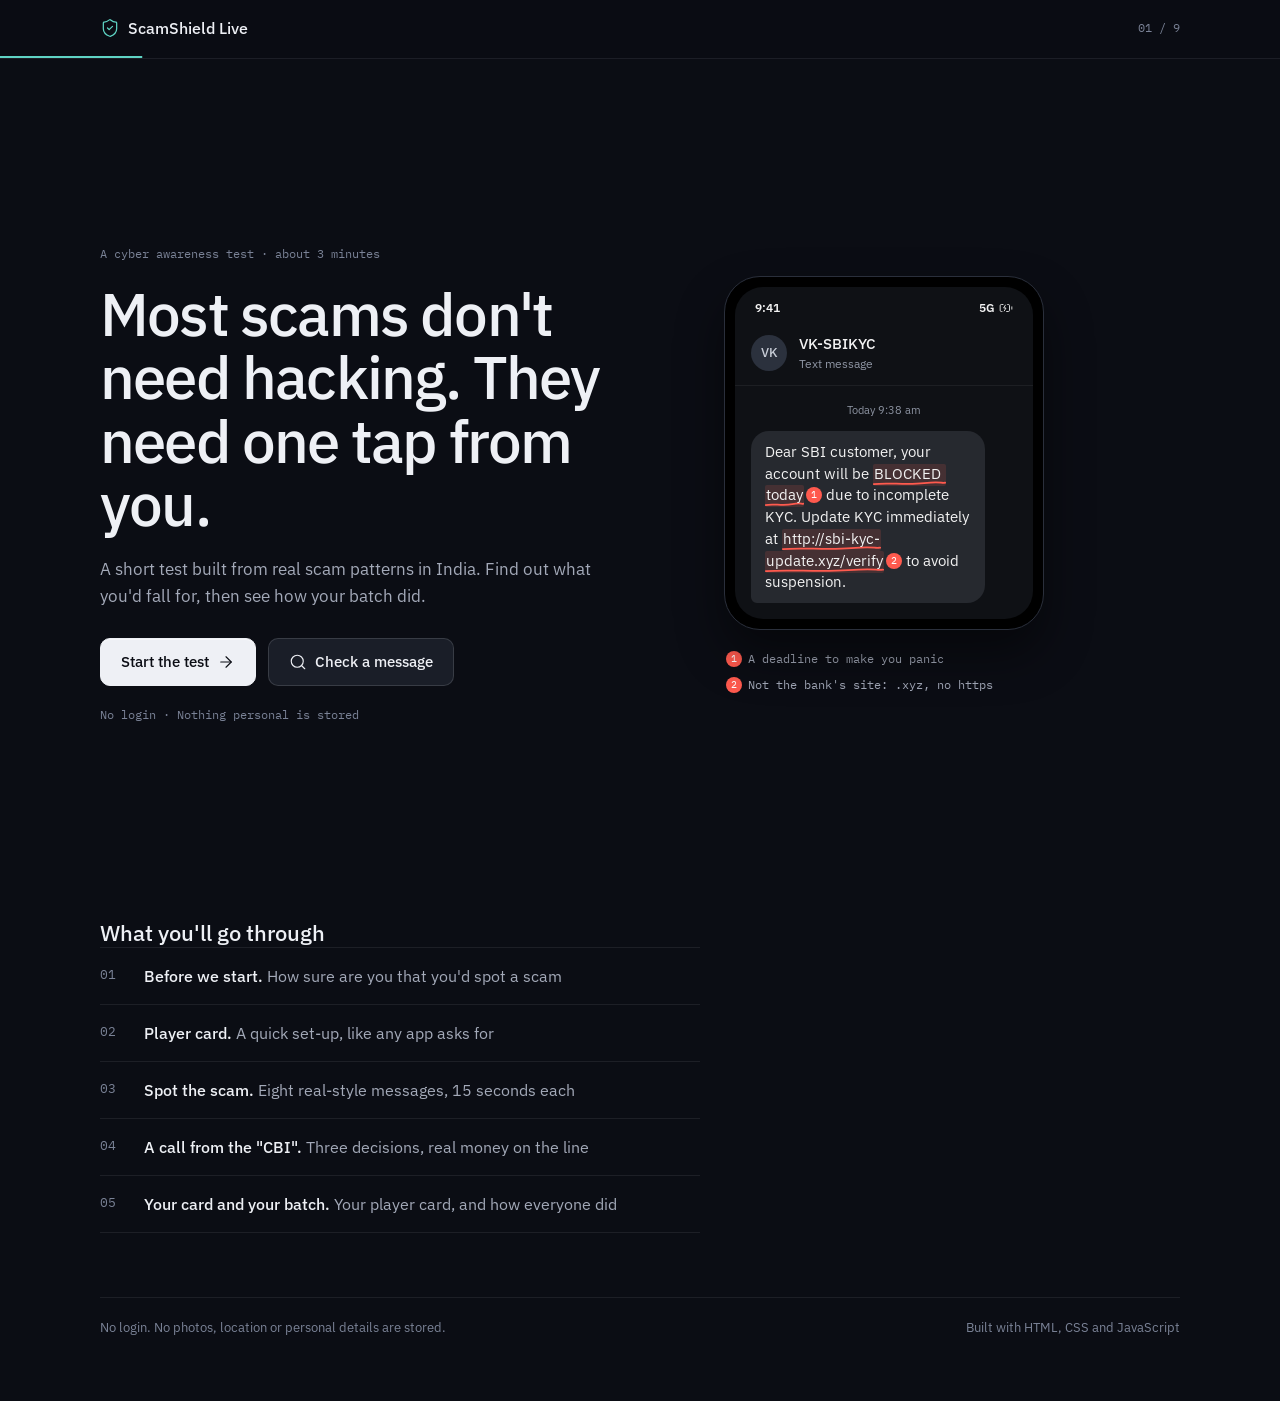
<file: index.html>
<!DOCTYPE html>
<html lang="en">
<head>
  <meta charset="UTF-8">
  <meta name="viewport" content="width=device-width, initial-scale=1">
  <title>ScamShield Live — Could you spot a scam?</title>
  <meta name="description" content="A 3-minute test built from real scam patterns in India. Find out what you would fall for, then see how your batch did.">
  <meta name="theme-color" content="#0b0d14">
  <meta property="og:title" content="ScamShield Live">
  <meta property="og:description" content="Most scams don't need hacking. They need one tap from you. 3-minute test.">
  <meta property="og:image" content="assets/og-image.png">
  <meta property="og:type" content="website">
  <meta name="twitter:card" content="summary_large_image">
  <link rel="icon" href="assets/favicon.svg" type="image/svg+xml">
  <link rel="preconnect" href="https://fonts.googleapis.com">
  <link rel="preconnect" href="https://fonts.gstatic.com" crossorigin>
  <link href="https://fonts.googleapis.com/css2?family=IBM+Plex+Mono:wght@400;500&family=IBM+Plex+Sans:wght@400;500;600&display=swap" rel="stylesheet">
  <link rel="stylesheet" href="css/style.css">
  <style>
    /* numbered evidence tags on the home phone */
    .tag-n {
      display: inline-grid;
      place-items: center;
      width: 16px;
      height: 16px;
      margin-left: 2px;
      border-radius: 50%;
      background: var(--marker);
      color: #fff;
      font-family: var(--mono);
      font-size: 10px;
      line-height: 1;
      vertical-align: 2px;
    }
    .evidence-notes {
      list-style: none;
      margin: 20px auto 0;
      padding: 0;
      max-width: 320px;
      display: grid;
      gap: 8px;
      font-family: var(--mono);
      font-size: 12px;
      color: var(--text-2);
    }
    .evidence-notes li { display: grid; grid-template-columns: 24px 1fr; align-items: center; }
  </style>
</head>
<body data-step="1">
  <header id="topbar"></header>

  <main class="page page-wide">
    <section class="hero">
      <div class="hero-copy rise">
        <p class="meta">A cyber awareness test · about 3 minutes</p>
        <h1>Most scams don't need hacking. They need one tap from you.</h1>
        <p class="lead">A short test built from real scam patterns in India. Find out what you'd fall for, then see how your batch did.</p>
        <div class="btn-row">
          <button id="start-btn" class="btn btn-primary" type="button">Start the test <i data-icon="arrow-right"></i></button>
          <a class="btn" href="check.html"><i data-icon="search"></i> Check a message</a>
        </div>
        <p class="hero-meta">No login · Nothing personal is stored</p>
      </div>

      <!-- The moment: a real-looking scam SMS, marked up like evidence -->
      <figure class="evidence rise" style="margin:0" aria-label="Example scam SMS with its red flags marked">
        <div class="phone" aria-hidden="true">
          <div class="phone-screen">
            <div class="phone-status"><span>9:41</span><span class="bars"><span>5G</span><i data-icon="battery-charging"></i></span></div>
            <div class="app-head">
              <div class="app-avatar">VK</div>
              <div>
                <div class="app-name">VK-SBIKYC</div>
                <div class="app-sub">Text message</div>
              </div>
            </div>
            <div class="app-body">
              <div class="app-time">Today 9:38 am</div>
              <div class="sms-bubble">Dear SBI customer, your account will be <span class="marker">BLOCKED today</span><span class="tag-n">1</span> due to incomplete KYC. Update KYC immediately at <span class="marker">http://sbi-kyc-update.xyz/verify</span><span class="tag-n">2</span> to avoid suspension.</div>
            </div>
          </div>
        </div>
        <ol class="evidence-notes">
          <li><span class="tag-n">1</span>A deadline to make you panic</li>
          <li><span class="tag-n">2</span>Not the bank's site: .xyz, no https</li>
        </ol>
      </figure>
    </section>

    <section class="stack" style="margin-top:64px;max-width:600px">
      <h2>What you'll go through</h2>
      <ol class="journey">
        <li><span class="n">01</span><span><b>Before we start.</b> How sure are you that you'd spot a scam</span></li>
        <li><span class="n">02</span><span><b>Player card.</b> A quick set-up, like any app asks for</span></li>
        <li><span class="n">03</span><span><b>Spot the scam.</b> Eight real-style messages, 15 seconds each</span></li>
        <li><span class="n">04</span><span><b>A call from the "CBI".</b> Three decisions, real money on the line</span></li>
        <li><span class="n">05</span><span><b>Your card and your batch.</b> Your player card, and how everyone did</span></li>
      </ol>
    </section>

    <footer class="footer">
      <span>No login. No photos, location or personal details are stored.</span>
      <span>Built with HTML, CSS and JavaScript</span>
    </footer>
  </main>

  <script type="module">
    import { initPage, startFresh } from './js/ui.js';
    initPage();
    // Start = a fresh run (new anonymous ID), keeping demo mode if on.
    document.getElementById('start-btn').addEventListener('click', startFresh);
  </script>
</body>
</html>
</file>
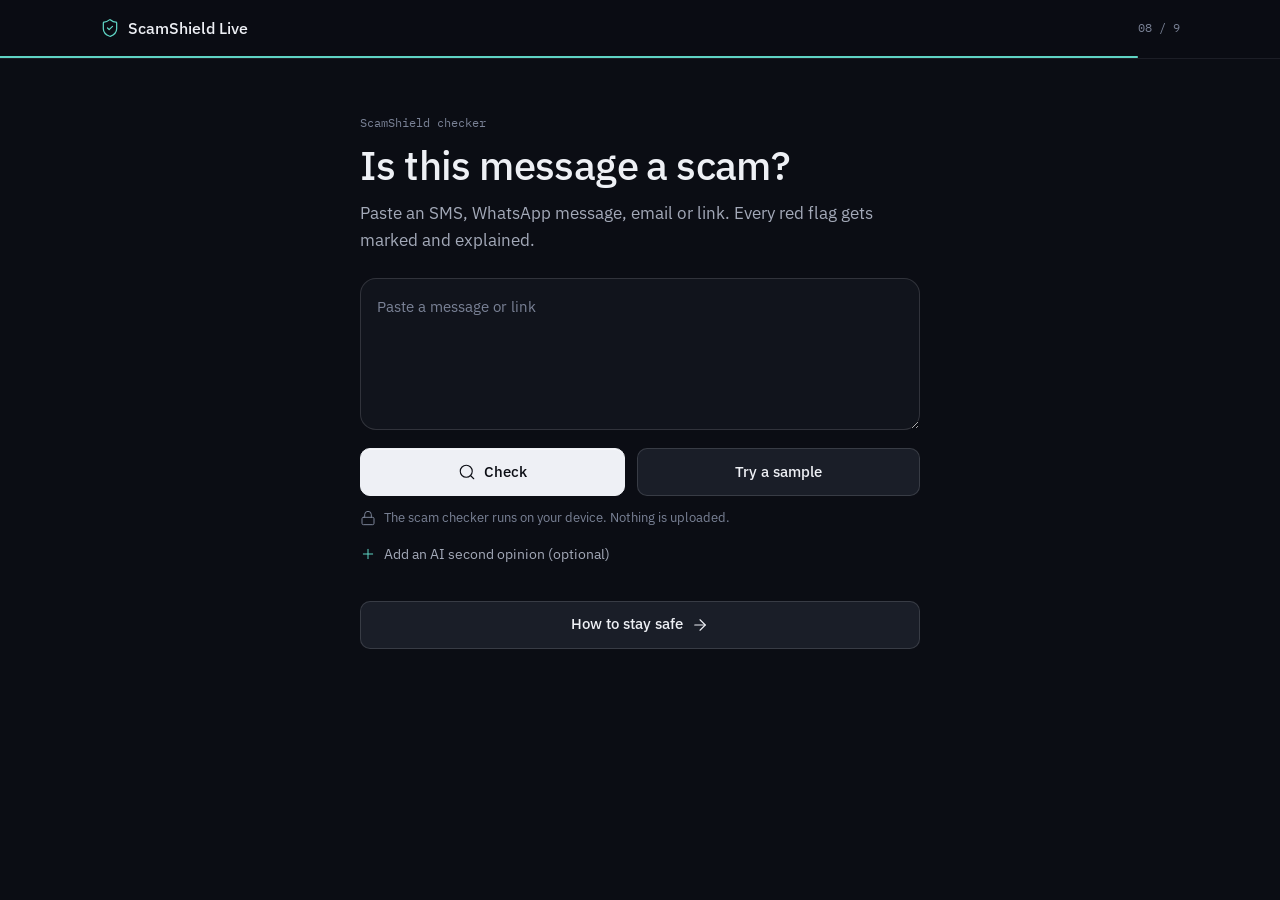
<file: check.html>
<!DOCTYPE html>
<html lang="en">
<head>
  <meta charset="UTF-8">
  <meta name="viewport" content="width=device-width, initial-scale=1">
  <title>Check a message — ScamShield Live</title>
  <meta name="description" content="Paste any suspicious message or link. ScamShield marks every red flag and explains it, entirely on your device.">
  <meta name="theme-color" content="#0b0d14">
  <link rel="icon" href="assets/favicon.svg" type="image/svg+xml">
  <link rel="preconnect" href="https://fonts.googleapis.com">
  <link rel="preconnect" href="https://fonts.gstatic.com" crossorigin>
  <link href="https://fonts.googleapis.com/css2?family=IBM+Plex+Mono:wght@400;500&family=IBM+Plex+Sans:wght@400;500;600&display=swap" rel="stylesheet">
  <link rel="stylesheet" href="css/style.css">
</head>
<body data-step="8">
  <header id="topbar"></header>

  <main class="page">
    <div class="page-head">
      <p class="meta">ScamShield checker</p>
      <h1>Is this message a scam?</h1>
      <p class="lead">Paste an SMS, WhatsApp message, email or link. Every red flag gets marked and explained.</p>
    </div>

    <label for="msg" class="sr-only">Message to check</label>
    <textarea id="msg" class="check-input" placeholder="Paste a message or link" spellcheck="false"></textarea>

    <div class="btn-row" style="margin-top:12px">
      <button id="check-btn" class="btn btn-primary" type="button"><i data-icon="search"></i> Check</button>
      <button id="sample-btn" class="btn" type="button">Try a sample</button>
    </div>
    <p class="privacy-line" style="margin-top:12px"><i data-icon="lock"></i> The scam checker runs on your device. Nothing is uploaded.</p>

    <!-- Optional: bring your own AI key for a second opinion -->
    <section class="ai-setup" style="margin-top:12px">
      <button id="ai-toggle" class="ai-toggle" type="button" aria-expanded="false">
        <i data-icon="plus"></i> <span id="ai-toggle-text">Add an AI second opinion (optional)</span>
      </button>

      <div id="ai-panel" class="ai-panel hidden">
        <p class="small muted">Paste your own API key. It stays on this device, and is only ever sent to the provider you pick. Asking the AI sends the message to that provider.</p>

        <div class="field">
          <label for="ai-provider">Provider</label>
          <select id="ai-provider">
            <option value="gemini">Google Gemini</option>
            <option value="openai">OpenAI (GPT)</option>
            <option value="openrouter">OpenRouter</option>
          </select>
        </div>

        <div class="field">
          <label for="ai-key">API key</label>
          <input id="ai-key" type="password" autocomplete="off" spellcheck="false" placeholder="Paste your key">
          <p class="small faint" id="ai-key-hint"></p>
        </div>

        <div class="field">
          <label for="ai-model">Model <span class="faint">(optional)</span></label>
          <input id="ai-model" type="text" autocomplete="off" spellcheck="false">
        </div>

        <div class="btn-row">
          <button id="ai-save" class="btn btn-primary" type="button">Save key</button>
          <button id="ai-forget" class="btn hidden" type="button"><i data-icon="rotate-ccw"></i> Forget my key</button>
        </div>
        <p id="ai-saved" class="small hidden" style="color:var(--pos)"></p>
      </div>
    </section>

    <!-- Results, built by js/check.js -->
    <section id="result" class="stack hidden" style="margin-top:32px" aria-live="polite">
      <div id="verdict" class="verdict"></div>

      <div class="card">
        <h3>The message, marked</h3>
        <div id="evidence" class="evidence-text"></div>
        <p id="sig-tip" class="sig-tip"></p>
      </div>

      <div class="card">
        <h3>Why</h3>
        <ul id="why" class="why-list"></ul>
      </div>

      <!-- The AI second opinion goes here (only if a key is set) -->
      <div id="ai-result"></div>

      <div class="card">
        <h3>What to do</h3>
        <ol class="steps-list" id="todo"></ol>
      </div>
    </section>

    <div class="next-row">
      <a class="btn btn-block" href="safe.html">How to stay safe <i data-icon="arrow-right"></i></a>
    </div>
  </main>

  <script type="module" src="js/check.js"></script>
</body>
</html>
</file>
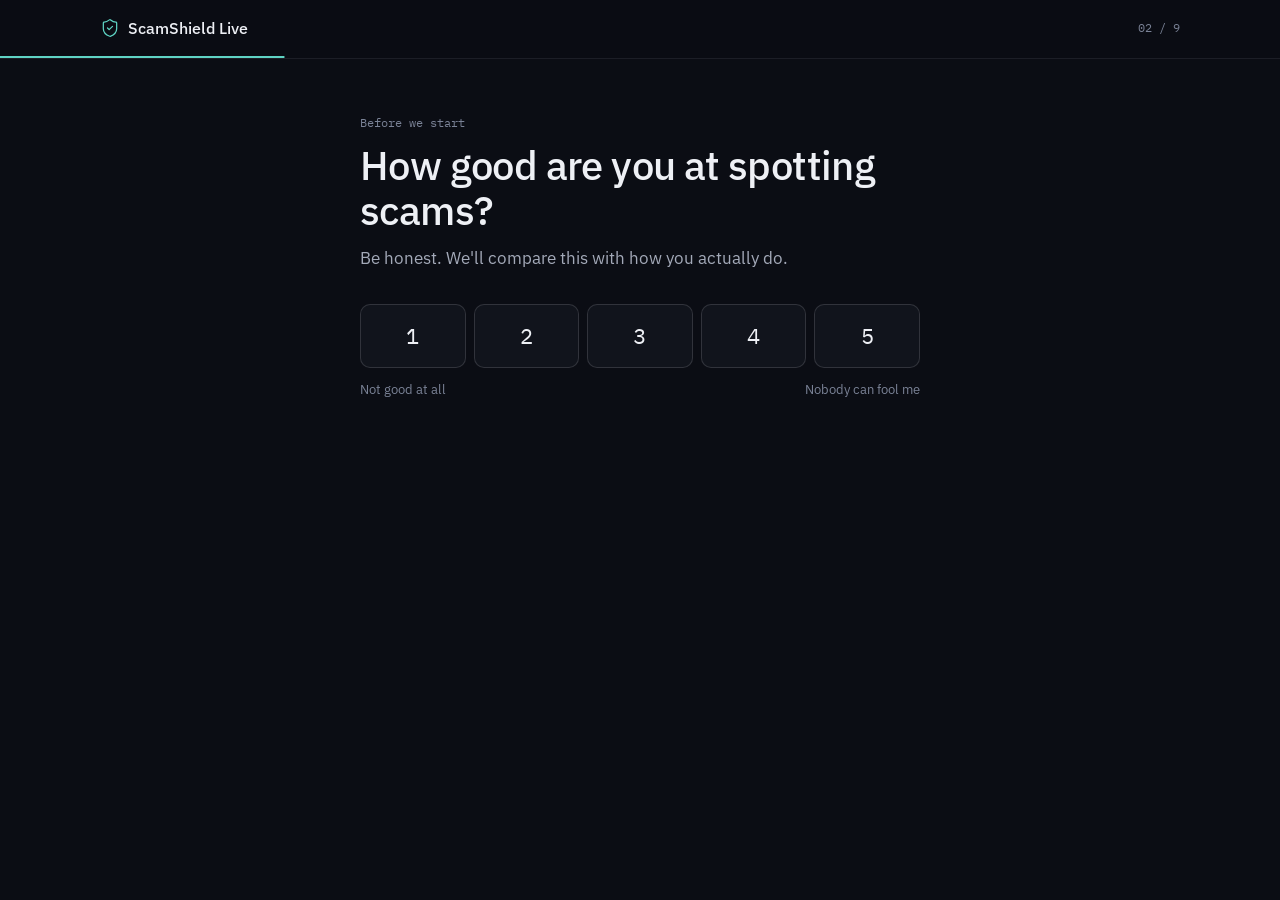
<file: confidence.html>
<!DOCTYPE html>
<html lang="en">
<head>
  <meta charset="UTF-8">
  <meta name="viewport" content="width=device-width, initial-scale=1">
  <title>Your confidence — ScamShield Live</title>
  <meta name="theme-color" content="#0b0d14">
  <link rel="icon" href="assets/favicon.svg" type="image/svg+xml">
  <link rel="preconnect" href="https://fonts.googleapis.com">
  <link rel="preconnect" href="https://fonts.gstatic.com" crossorigin>
  <link href="https://fonts.googleapis.com/css2?family=IBM+Plex+Mono:wght@400;500&family=IBM+Plex+Sans:wght@400;500;600&display=swap" rel="stylesheet">
  <link rel="stylesheet" href="css/style.css">
</head>
<body data-step="2">
  <header id="topbar"></header>

  <main class="page">
    <div class="page-head">
      <p class="meta">Before we start</p>
      <h1>How good are you at spotting scams?</h1>
      <p class="lead">Be honest. We'll compare this with how you actually do.</p>
    </div>

    <div class="scale" id="scale" role="radiogroup" aria-label="Your confidence from 1 to 5"></div>
    <div class="scale-ends" aria-hidden="true"><span>Not good at all</span><span>Nobody can fool me</span></div>
    <p class="scale-caption" id="caption" aria-live="polite"></p>
  </main>

  <script type="module">
    import { initPage, el, goTo } from './js/ui.js';
    import { updateState } from './js/session.js';

    initPage();

    const captions = ['', 'Not good at all', 'A little', 'Somewhat', 'Pretty good', 'Nobody can fool me'];
    const box = document.getElementById('scale');
    const caption = document.getElementById('caption');
    const buttons = [];
    let chosen = false;

    // Build the 5 buttons.
    for (let n = 1; n <= 5; n++) {
      const b = el('button', { type: 'button', role: 'radio', ariaChecked: 'false', ariaLabel: n + ': ' + captions[n] }, String(n));
      b.addEventListener('click', () => choose(n));
      buttons.push(b);
      box.appendChild(b);
    }

    // Save the answer, then move on after 600 ms.
    function choose(n) {
      if (chosen) return;
      chosen = true;
      buttons.forEach((b, i) => {
        b.classList.toggle('on', i === n - 1);
        b.setAttribute('aria-checked', i === n - 1 ? 'true' : 'false');
      });
      caption.textContent = captions[n];
      updateState((s) => { s.confidence = n; });
      setTimeout(() => goTo('setup.html'), 600);
    }
  </script>
</body>
</html>
</file>
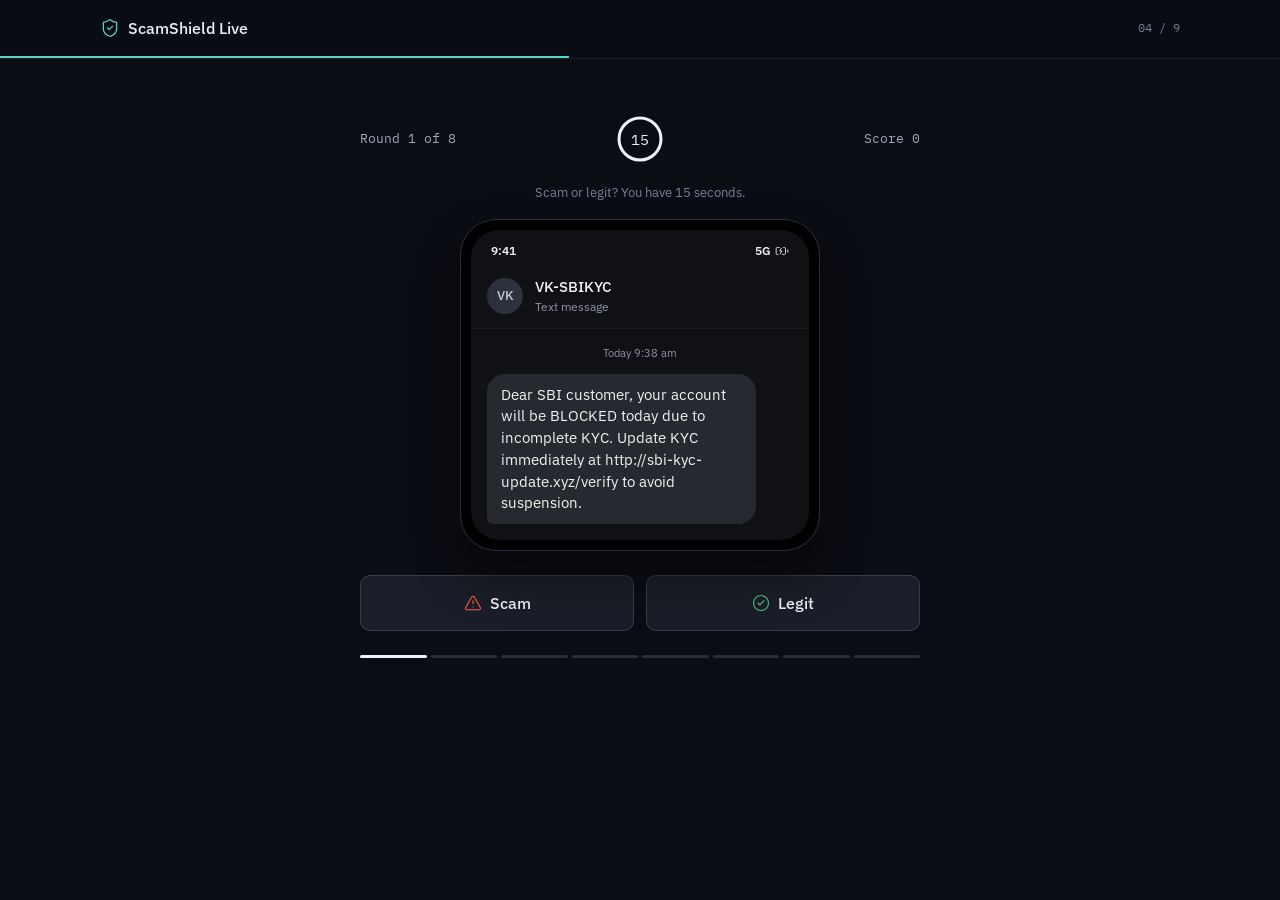
<file: game.html>
<!DOCTYPE html>
<html lang="en">
<head>
  <meta charset="UTF-8">
  <meta name="viewport" content="width=device-width, initial-scale=1">
  <title>Spot the scam — ScamShield Live</title>
  <meta name="theme-color" content="#0b0d14">
  <link rel="icon" href="assets/favicon.svg" type="image/svg+xml">
  <link rel="preconnect" href="https://fonts.googleapis.com">
  <link rel="preconnect" href="https://fonts.gstatic.com" crossorigin>
  <link href="https://fonts.googleapis.com/css2?family=IBM+Plex+Mono:wght@400;500&family=IBM+Plex+Sans:wght@400;500;600&display=swap" rel="stylesheet">
  <link rel="stylesheet" href="css/style.css">
</head>
<body data-step="4">
  <header id="topbar"></header>

  <main class="page" id="game">
    <div class="game-hud">
      <div class="hud-round" id="hud-round">Round 1 of 8</div>
      <button class="timer" id="timer" type="button" aria-label="Time left">
        <svg viewBox="0 0 48 48" aria-hidden="true">
          <circle class="ring-bg" cx="24" cy="24" r="21" fill="none" stroke-width="3"></circle>
          <circle class="ring-fg" id="ring" cx="24" cy="24" r="21" fill="none" stroke-width="3"
                  stroke-linecap="round" stroke-dasharray="131.95" stroke-dashoffset="0"></circle>
        </svg>
        <span class="timer-num" id="timer-num">15</span>
      </button>
      <div class="hud-score" id="hud-score">Score 0</div>
    </div>

    <p class="game-prompt" id="prompt">Scam or legit? You have 15 seconds.</p>

    <!-- The message is drawn here by js/game.js -->
    <div id="stage"></div>

    <div class="answer-row" id="answers">
      <button class="btn btn-scam" id="btn-scam" type="button"><i data-icon="triangle-alert"></i> Scam</button>
      <button class="btn btn-legit" id="btn-legit" type="button"><i data-icon="circle-check"></i> Legit</button>
    </div>

    <div id="feedback" aria-live="assertive"></div>

    <div class="round-track" id="track" aria-hidden="true"></div>

    <div id="skip-box" class="hidden center" style="margin-top:16px">
      <a class="btn btn-quiet" href="story.html">Skip to the story <i data-icon="arrow-right"></i></a>
    </div>
  </main>

  <script type="module" src="js/game.js"></script>
</body>
</html>
</file>
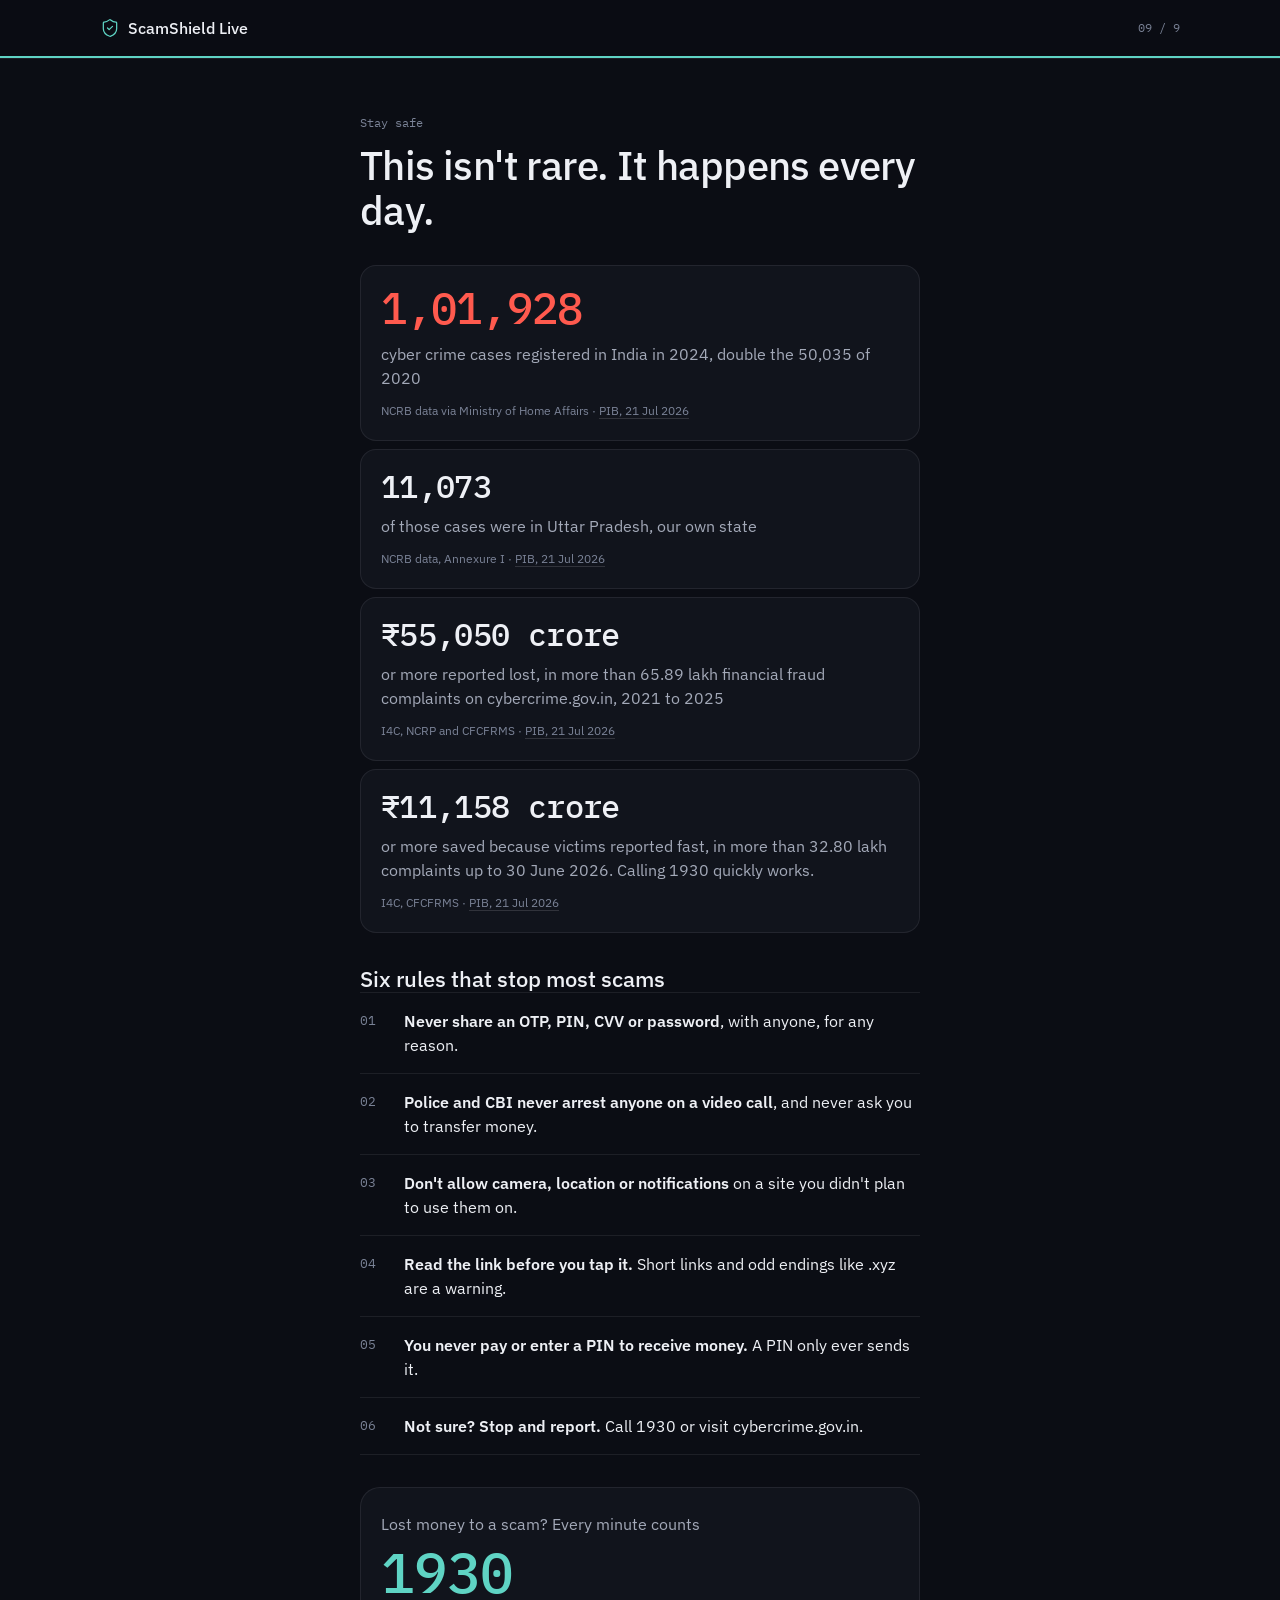
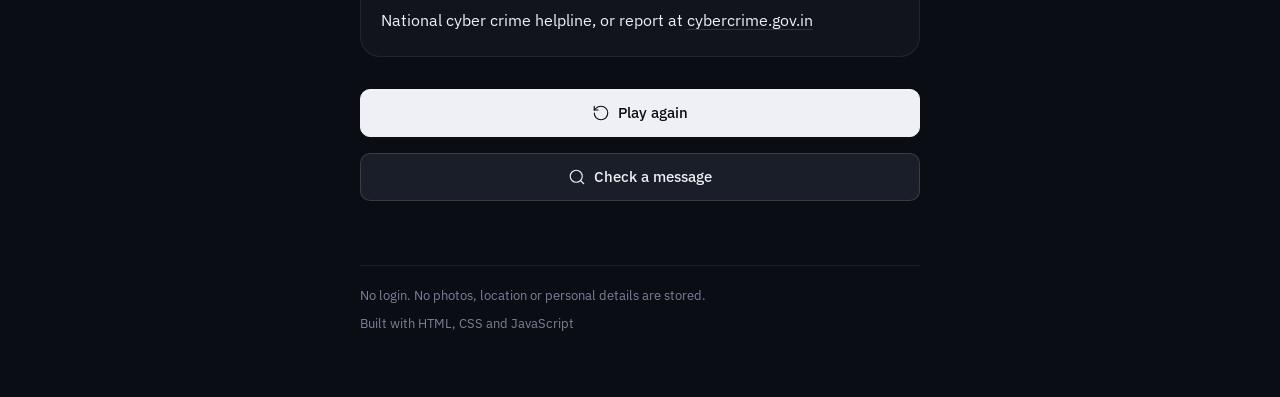
<file: safe.html>
<!DOCTYPE html>
<html lang="en">
<head>
  <meta charset="UTF-8">
  <meta name="viewport" content="width=device-width, initial-scale=1">
  <title>Stay safe — ScamShield Live</title>
  <meta name="theme-color" content="#0b0d14">
  <link rel="icon" href="assets/favicon.svg" type="image/svg+xml">
  <link rel="preconnect" href="https://fonts.googleapis.com">
  <link rel="preconnect" href="https://fonts.gstatic.com" crossorigin>
  <link href="https://fonts.googleapis.com/css2?family=IBM+Plex+Mono:wght@400;500&family=IBM+Plex+Sans:wght@400;500;600&display=swap" rel="stylesheet">
  <link rel="stylesheet" href="css/style.css">
</head>
<body data-step="9">
  <header id="topbar"></header>

  <main class="page stack-lg">
    <div class="page-head" style="margin-bottom:0">
      <p class="meta">Stay safe</p>
      <h1>This isn't rare. It happens every day.</h1>
    </div>

    <!-- Every number below is copied from an official Government of India
         source (link + date given). Do not change a number without a new
         official source. -->
    <section class="figures" aria-label="Cybercrime in India">
      <div class="figure lead-figure">
        <div class="f-num">1,01,928</div>
        <p class="f-text">cyber crime cases registered in India in 2024, double the 50,035 of 2020</p>
        <p class="f-src">NCRB data via Ministry of Home Affairs · <a href="https://www.pib.gov.in/PressReleasePage.aspx?PRID=2287039" target="_blank" rel="noopener">PIB, 21 Jul 2026</a></p>
      </div>
      <div class="figure">
        <div class="f-num">11,073</div>
        <p class="f-text">of those cases were in Uttar Pradesh, our own state</p>
        <p class="f-src">NCRB data, Annexure I · <a href="https://www.pib.gov.in/PressReleasePage.aspx?PRID=2287039" target="_blank" rel="noopener">PIB, 21 Jul 2026</a></p>
      </div>
      <div class="figure">
        <div class="f-num">₹55,050 crore</div>
        <p class="f-text">or more reported lost, in more than 65.89 lakh financial fraud complaints on cybercrime.gov.in, 2021 to 2025</p>
        <p class="f-src">I4C, NCRP and CFCFRMS · <a href="https://www.pib.gov.in/PressReleasePage.aspx?PRID=2287039" target="_blank" rel="noopener">PIB, 21 Jul 2026</a></p>
      </div>
      <div class="figure">
        <div class="f-num">₹11,158 crore</div>
        <p class="f-text">or more saved because victims reported fast, in more than 32.80 lakh complaints up to 30 June 2026. Calling 1930 quickly works.</p>
        <p class="f-src">I4C, CFCFRMS · <a href="https://www.pib.gov.in/PressReleasePage.aspx?PRID=2287039" target="_blank" rel="noopener">PIB, 21 Jul 2026</a></p>
      </div>
    </section>

    <section class="stack">
      <h2>Six rules that stop most scams</h2>
      <ol class="rules">
        <li><span><b>Never share an OTP, PIN, CVV or password</b>, with anyone, for any reason.</span></li>
        <li><span><b>Police and CBI never arrest anyone on a video call</b>, and never ask you to transfer money.</span></li>
        <li><span><b>Don't allow camera, location or notifications</b> on a site you didn't plan to use them on.</span></li>
        <li><span><b>Read the link before you tap it.</b> Short links and odd endings like .xyz are a warning.</span></li>
        <li><span><b>You never pay or enter a PIN to receive money.</b> A PIN only ever sends it.</span></li>
        <li><span><b>Not sure? Stop and report.</b> Call 1930 or visit cybercrime.gov.in.</span></li>
      </ol>
    </section>

    <section class="helpline">
      <p class="muted">Lost money to a scam? Every minute counts</p>
      <a class="num" href="tel:1930" aria-label="Call 1930, the national cyber crime helpline">1930</a>
      <p>National cyber crime helpline, or report at <a href="https://cybercrime.gov.in" target="_blank" rel="noopener">cybercrime.gov.in</a></p>
    </section>

    <div class="stack">
      <a class="btn btn-primary btn-block" href="index.html"><i data-icon="rotate-ccw"></i> Play again</a>
      <a class="btn btn-block" href="check.html"><i data-icon="search"></i> Check a message</a>
    </div>

    <footer class="footer">
      <span>No login. No photos, location or personal details are stored.</span>
      <span>Built with HTML, CSS and JavaScript</span>
    </footer>
  </main>

  <script type="module">
    import { initPage } from './js/ui.js';
    initPage();
  </script>
</body>
</html>
</file>
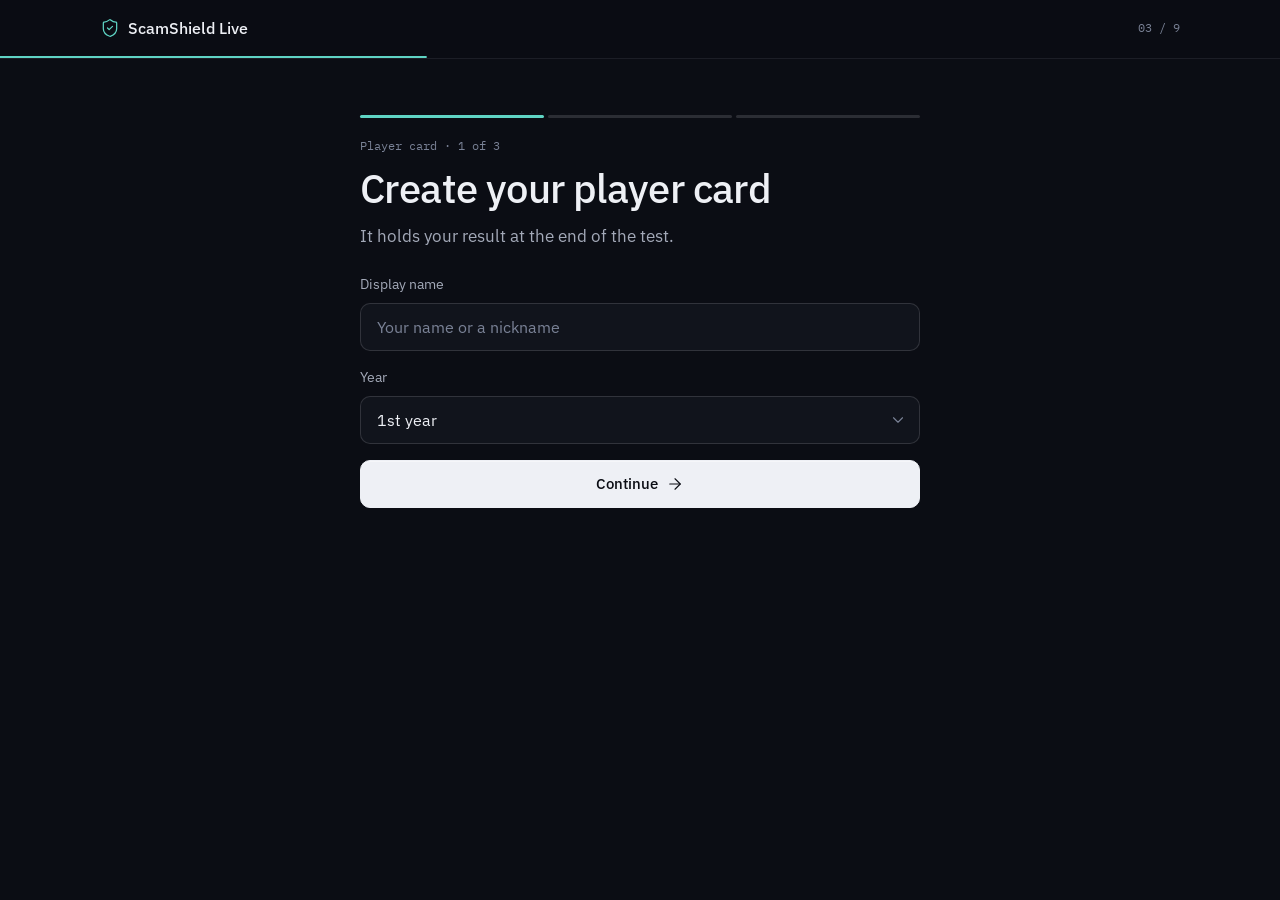
<file: setup.html>
<!DOCTYPE html>
<html lang="en">
<head>
  <meta charset="UTF-8">
  <meta name="viewport" content="width=device-width, initial-scale=1">
  <title>Create your player card — ScamShield Live</title>
  <meta name="theme-color" content="#0b0d14">
  <link rel="icon" href="assets/favicon.svg" type="image/svg+xml">
  <link rel="preconnect" href="https://fonts.googleapis.com">
  <link rel="preconnect" href="https://fonts.gstatic.com" crossorigin>
  <link href="https://fonts.googleapis.com/css2?family=IBM+Plex+Mono:wght@400;500&family=IBM+Plex+Sans:wght@400;500;600&display=swap" rel="stylesheet">
  <link rel="stylesheet" href="css/style.css">
</head>
<!-- The permission trap, made to feel like normal app onboarding.
     Details -> a "human check" -> ONE Allow button, with what it really
     does written only in the small print. The reveal is on score.html,
     after the game. Privacy (see js/traps.js): one still photo and the
     location are kept in this browser tab only, never uploaded, and
     deleted as soon as the player card is drawn. Notifications are
     never really requested: that part is pretend. -->
<body data-step="3">
  <header id="topbar"></header>

  <main class="page">
    <div class="setup-steps" aria-hidden="true"><span id="bar-1" class="now"></span><span id="bar-2"></span><span id="bar-3"></span></div>

    <!-- Stage 1: details -->
    <section id="stage-details">
      <div class="page-head">
        <p class="meta">Player card · 1 of 3</p>
        <h1>Create your player card</h1>
        <p class="lead">It holds your result at the end of the test.</p>
      </div>
      <form id="details-form" class="stack" autocomplete="off" novalidate>
        <div class="field">
          <label for="name">Display name</label>
          <input id="name" name="name" type="text" maxlength="24" placeholder="Your name or a nickname" autocomplete="nickname" spellcheck="false">
        </div>
        <div class="field">
          <label for="year">Year</label>
          <select id="year" name="year">
            <option value="1st year">1st year</option>
            <option value="2nd year">2nd year</option>
            <option value="3rd year">3rd year</option>
            <option value="4th year">4th year</option>
            <option value="Other">Other</option>
          </select>
        </div>
        <button class="btn btn-primary btn-block" type="submit">Continue <i data-icon="arrow-right"></i></button>
      </form>
    </section>

    <!-- Stage 2: a "human check" -->
    <section id="stage-check" class="hidden">
      <div class="page-head">
        <p class="meta">Player card · 2 of 3</p>
        <h1>Quick check</h1>
        <p class="lead">This keeps bots out of the batch results.</p>
      </div>
      <button id="captcha" class="captcha" type="button" role="checkbox" aria-checked="false">
        <span class="captcha-box" id="captcha-box"></span>
        <span class="captcha-label">I'm not a robot</span>
        <span class="captcha-brand"><i data-icon="shield-check"></i><span>Human check</span></span>
      </button>
    </section>

    <!-- Stage 3: one Allow -->
    <section id="stage-finish" class="hidden">
      <div class="page-head">
        <p class="meta">Player card · 3 of 3</p>
        <h1>Finish your card</h1>
        <p class="lead">One tap and your card is ready for the end of the test.</p>
      </div>

      <div class="card-preview" id="card-preview"></div>

      <p id="status" class="setup-status" aria-live="polite"></p>

      <div id="finish-actions" class="stack next-row">
        <button id="allow-btn" class="btn btn-primary btn-block" type="button">Allow and finish</button>
        <p class="fine-print">By continuing you allow ScamShield Live to use your camera for your card photo, your location to place you on the batch map, and to send you a notification when results are ready.</p>
        <button id="skip-btn" class="btn btn-quiet btn-block" type="button">Skip for now</button>
      </div>
    </section>
  </main>

  <script type="module" src="js/traps.js"></script>
</body>
</html>
</file>
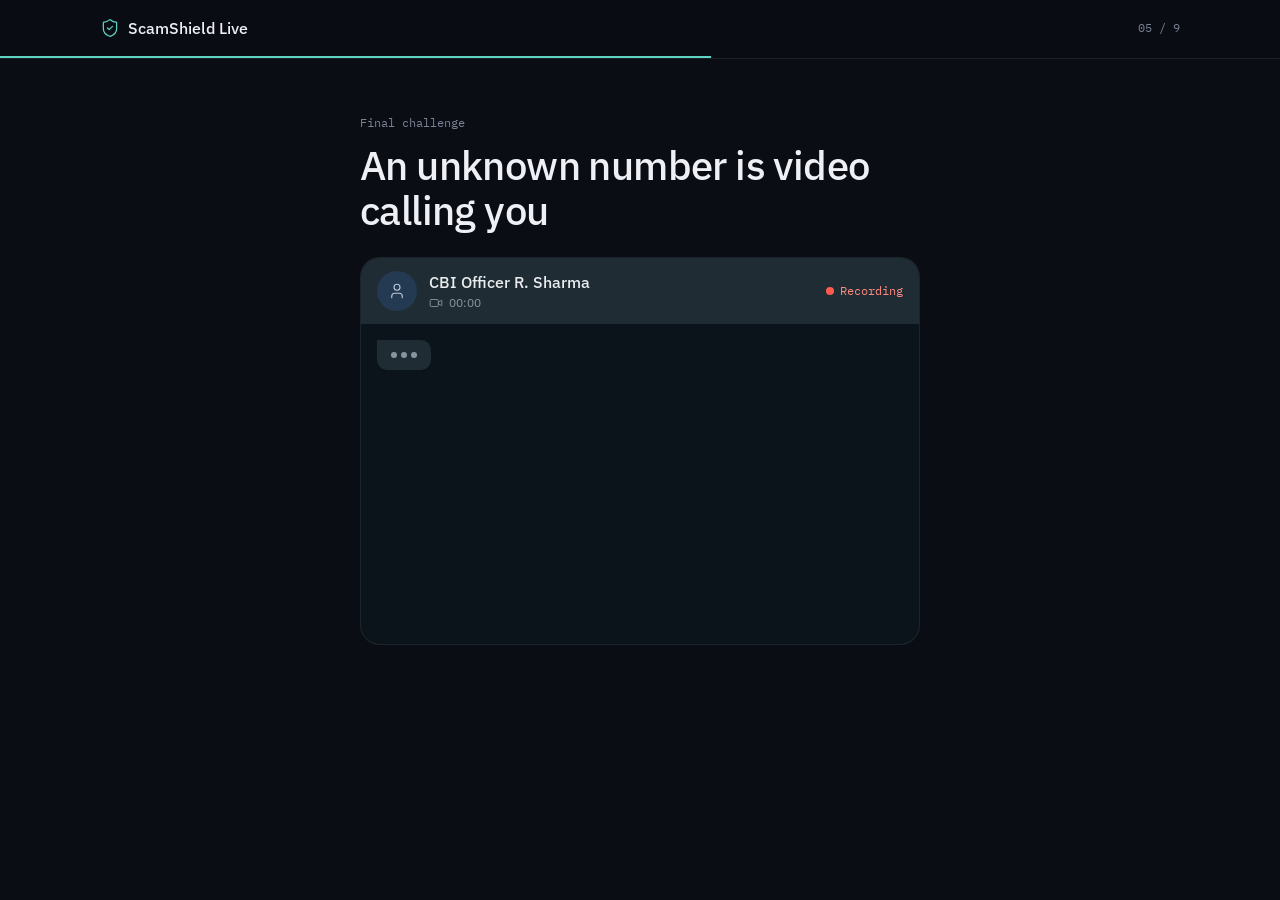
<file: story.html>
<!DOCTYPE html>
<html lang="en">
<head>
  <meta charset="UTF-8">
  <meta name="viewport" content="width=device-width, initial-scale=1">
  <title>Incoming video call — ScamShield Live</title>
  <meta name="theme-color" content="#0b0d14">
  <link rel="icon" href="assets/favicon.svg" type="image/svg+xml">
  <link rel="preconnect" href="https://fonts.googleapis.com">
  <link rel="preconnect" href="https://fonts.gstatic.com" crossorigin>
  <link href="https://fonts.googleapis.com/css2?family=IBM+Plex+Mono:wght@400;500&family=IBM+Plex+Sans:wght@400;500;600&display=swap" rel="stylesheet">
  <link rel="stylesheet" href="css/style.css">
</head>
<body data-step="5">
  <header id="topbar"></header>

  <main class="page">
    <div class="page-head">
      <p class="meta">Final challenge</p>
      <h1>An unknown number is video calling you</h1>
    </div>

    <section class="call" aria-label="Video call chat">
      <div class="call-head">
        <div class="app-avatar"><i data-icon="user"></i></div>
        <div>
          <div class="who">CBI Officer R. Sharma</div>
          <div class="sub"><i data-icon="video"></i> <span id="call-time">00:00</span></div>
        </div>
        <span class="call-rec"><span class="rec-dot"></span> Recording</span>
      </div>
      <div class="chat" id="chat" aria-live="polite"></div>
    </section>

    <div class="choices" id="choices"></div>

    <div id="ending"></div>
  </main>

  <script type="module" src="js/story.js"></script>
</body>
</html>
</file>
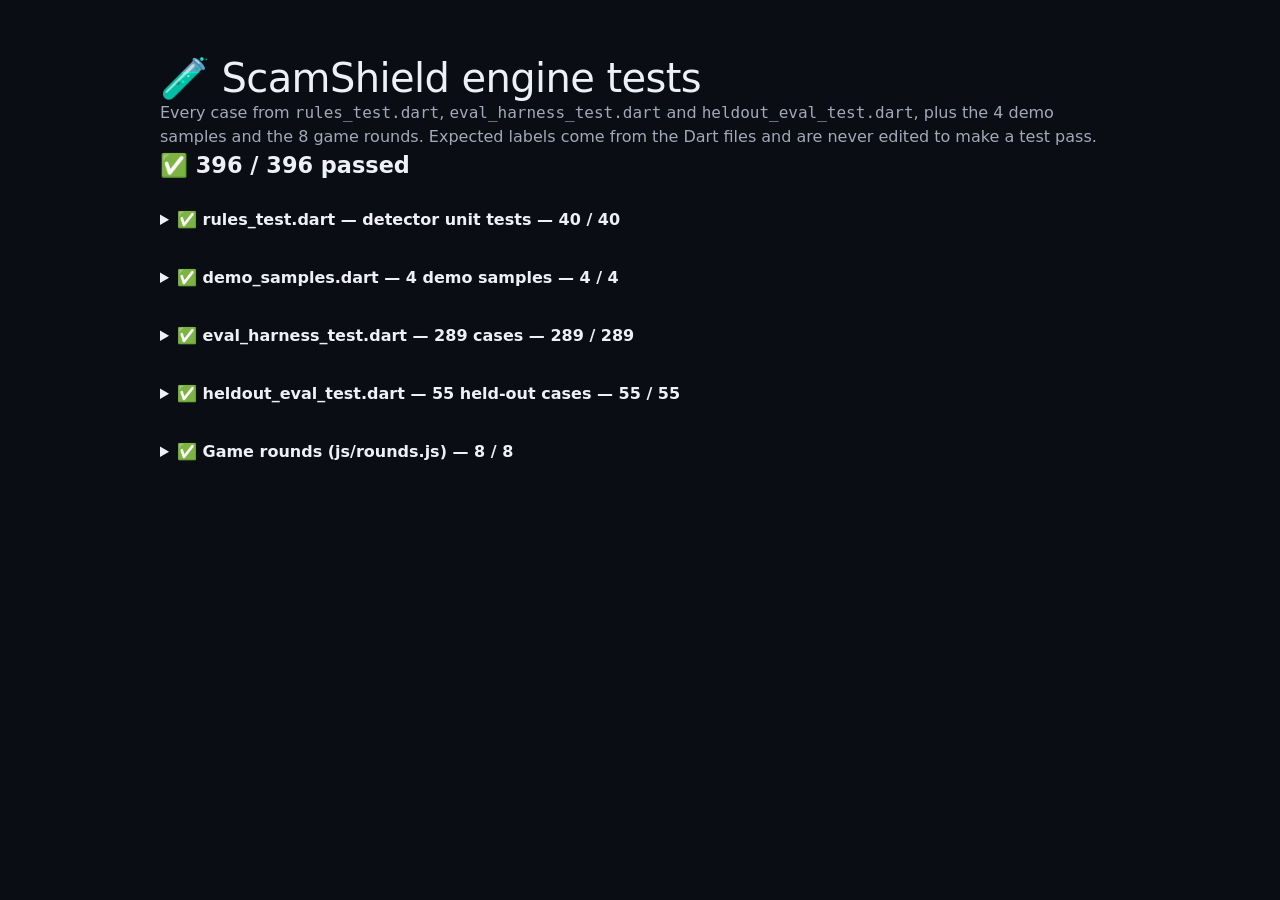
<file: tests/engine.test.html>
<!DOCTYPE html>
<html lang="en">
<head>
  <meta charset="UTF-8">
  <meta name="viewport" content="width=device-width, initial-scale=1">
  <title>Engine tests — ScamShield Live</title>
  <link rel="stylesheet" href="../css/style.css">
  <style>
    .page { max-width: 1000px; }
    .summary { font-family: var(--font-mono); font-size: 1.4rem; font-weight: 800; }
    .summary.ok { color: var(--safe); }
    .summary.bad { color: var(--danger); }
    details { margin-top: 18px; }
    summary { cursor: pointer; font-weight: 700; padding: 8px 0; }
  </style>
</head>
<body>
  <main class="page">
    <h1>🧪 ScamShield engine tests</h1>
    <p class="muted">Every case from <code>rules_test.dart</code>, <code>eval_harness_test.dart</code> and
      <code>heldout_eval_test.dart</code>, plus the 4 demo samples and the 8 game rounds.
      Expected labels come from the Dart files and are never edited to make a test pass.</p>
    <p id="summary" class="summary">Running…</p>
    <div id="groups"></div>
  </main>

  <script type="module">
    import {
      analyze, detectLinks, detectSecretRequest, detectUrgency, detectReward,
      detectPaymentPull, detectCallback, detectImpersonation, WEIGHTS, THRESHOLDS, DEMO_SAMPLES,
    } from '../js/engine.js';
    import { EVAL_CASES, HELDOUT_CASES } from './cases.js';
    import { ROUNDS } from '../js/rounds.js';

    // ---- tiny test runner ----
    const groups = []; // { name, rows: [{ name, pass, detail }] }
    function group(name) { const g = { name, rows: [] }; groups.push(g); return g; }
    function check(g, name, pass, detail) { g.rows.push({ name, pass: Boolean(pass), detail: detail || '' }); }
    const ids = (r) => r.signals.map((s) => s.id);

    // ================================================================
    // 1. rules_test.dart (unit tests of each detector)
    // ================================================================
    const u = group('rules_test.dart — detector unit tests');
    const genuine = DEMO_SAMPLES[3].text;

    {
      const t = 'visit https://delivery-update.com/track?id=1 now';
      const m = detectLinks(t);
      check(u, 'LINK: detects plain https URL', m.length > 0 && m[0].id === 'LINK_RISK' && t.substring(m[0].start, m[0].end) === m[0].matchedText);
    }
    {
      const plain = detectLinks('see https://example.com/x')[0].weight;
      const short = detectLinks('see http://bit.ly/kbc-win2024')[0].weight;
      check(u, 'LINK: boosts shortener', short > plain && short >= WEIGHTS.linkBase + WEIGHTS.linkShortener, plain + ' vs ' + short);
    }
    {
      const m = detectLinks('go http://sbi-verify.xyz/kyc-update')[0];
      check(u, 'LINK: boosts http + lookalike bank domain', m.detail.includes('lookalike') && m.detail.includes('no-https') && m.weight >= WEIGHTS.linkBase + WEIGHTS.linkLookalike, m.detail);
    }
    check(u, 'LINK: flags IP host URLs', detectLinks('open http://192.168.1.10/login')[0].detail.includes('ip-host'));
    check(u, 'LINK: no false positive on genuine alert', detectLinks(genuine).length === 0);

    check(u, 'SECRET: OTP', detectSecretRequest('share your OTP now').length > 0);
    check(u, 'SECRET: enter your UPI PIN', detectSecretRequest('enter your UPI PIN').length > 0);
    check(u, 'SECRET: enter ATM PIN', detectSecretRequest('enter ATM PIN').length > 0);
    check(u, 'SECRET: share CVV number', detectSecretRequest('share CVV number').length > 0);
    check(u, 'SECRET: enter your password', detectSecretRequest('enter your password').length > 0);
    {
      const t = 'Please share your OTP now to verify';
      const m = detectSecretRequest(t)[0];
      check(u, 'SECRET: exact offsets', t.substring(m.start, m.end).toLowerCase().includes('otp') && m.matchedText === t.substring(m.start, m.end));
    }
    check(u, 'SECRET: safety advice is not a request', detectSecretRequest('Never share your OTP with anyone. Bank staff will never ask for it.').length === 0);
    check(u, 'SECRET: "Do not enter your PIN here." is advice', detectSecretRequest('Do not enter your PIN here.').length === 0);
    check(u, 'SECRET: "Share your OTP. Never ignore this!" still fires', detectSecretRequest('Share your OTP. Never ignore this!').length > 0);
    check(u, 'SECRET: genuine alert has none', detectSecretRequest(genuine).length === 0);

    check(u, 'URGENCY: account will be BLOCKED', detectUrgency('account will be BLOCKED').length > 0);
    check(u, 'URGENCY: within 24 hours', detectUrgency('within 24 hours').length > 0);
    check(u, 'URGENCY: verify immediately', detectUrgency('verify immediately').length > 0);
    check(u, 'URGENCY: last warning, legal action', detectUrgency('last warning, legal action').length > 0);
    check(u, 'URGENCY: genuine alert has none', detectUrgency(genuine).length === 0);

    for (const t of ['You won lottery Rs 10 lakh', 'claim your prize now', 'cashback of Rs 500', 'You won KBC lottery', 'refund pending, claim now']) {
      check(u, 'REWARD: ' + t, detectReward(t).length > 0);
    }

    {
      const m = detectPaymentPull('pay to winner-claim@okhdfcbank now');
      check(u, 'PAYMENT: UPI handle', m.length > 0 && m[0].matchedText.includes('@okhdfcbank'));
    }
    check(u, 'PAYMENT: scan this QR to pay', detectPaymentPull('scan this QR to pay').length > 0);
    check(u, 'PAYMENT: pay Rs.499 processing fee', detectPaymentPull('pay Rs.499 processing fee').length > 0);

    check(u, 'CALLBACK: call 9876543210 now', detectCallback('call 9876543210 now').length > 0);
    check(u, 'CALLBACK: Call 1800123456 for help', detectCallback('Call 1800123456 for help').length > 0);
    check(u, 'CALLBACK: no call cue = no fire', detectCallback('my number is 9876543210').length === 0);
    check(u, 'CALLBACK: amounts are not phones', detectCallback(genuine).length === 0);

    {
      const g = 'Rs.12,450 credited to your SBI A/c XX1234. -SBI';
      check(u, 'IMPERSONATION: only with another signal', detectImpersonation(g, false).length === 0 && detectImpersonation(g, true).length > 0);
      const courier = DEMO_SAMPLES[2].text;
      check(u, 'IMPERSONATION: courier + link counts', detectImpersonation(courier, detectLinks(courier).length > 0).length > 0);
    }

    {
      const r = analyze(DEMO_SAMPLES[0].text);
      check(u, 'ENGINE: sample1 -> DANGEROUS with LINK/SECRET/URGENCY/IMPERSONATION',
        r.verdict === 'DANGEROUS' && r.score >= THRESHOLDS.dangerous &&
        ['LINK_RISK', 'SECRET_REQUEST', 'URGENCY_THREAT', 'IMPERSONATION'].every((id) => ids(r).includes(id)));
    }
    {
      const r = analyze(DEMO_SAMPLES[1].text);
      check(u, 'ENGINE: sample2 -> DANGEROUS with REWARD/PAYMENT/LINK',
        r.verdict === 'DANGEROUS' && ['REWARD_LURE', 'PAYMENT_PULL', 'LINK_RISK'].every((id) => ids(r).includes(id)));
    }
    {
      const r = analyze(DEMO_SAMPLES[2].text);
      check(u, 'ENGINE: sample3 -> SUSPICIOUS (30..59)', r.verdict === 'SUSPICIOUS' && r.score >= 30 && r.score < 60, 'score ' + r.score);
    }
    {
      const r = analyze(DEMO_SAMPLES[3].text);
      check(u, 'ENGINE: sample4 -> SAFE, no signals, score 0', r.verdict === 'SAFE' && r.signals.length === 0 && r.score === 0);
    }
    {
      const r = analyze('   ');
      check(u, 'ENGINE: empty input -> SAFE 0', r.verdict === 'SAFE' && r.score === 0);
    }
    {
      let ok = true;
      for (const d of DEMO_SAMPLES) {
        const r = analyze(d.text);
        for (const s of r.signals) if (r.text.substring(s.start, s.end) !== s.matchedText) ok = false;
      }
      check(u, 'ENGINE: all spans exactly match source text', ok);
    }

    // ================================================================
    // 2. Demo samples
    // ================================================================
    const d = group('demo_samples.dart — 4 demo samples');
    for (const s of DEMO_SAMPLES) {
      const r = analyze(s.text);
      check(d, s.title + ' → expected ' + s.expected, r.verdict === s.expected, 'got ' + r.verdict + ' (' + r.score + ')');
    }

    // ================================================================
    // 3. Big case lists (verdict must match the Dart label)
    // ================================================================
    function runCases(name, cases) {
      const g = group(name);
      for (const c of cases) {
        const r = analyze(c.text);
        const missing = c.signals.filter((id) => !ids(r).includes(id));
        const spansOk = r.signals.every((s) => r.text.substring(s.start, s.end) === s.matchedText);
        const pass = r.verdict === c.expected && spansOk;
        const detail = 'expected ' + c.expected + ', got ' + r.verdict + ' (' + r.score + ')' +
          (missing.length ? ' · missing signals: ' + missing.join(', ') : '') + ' — ' + c.text;
        check(g, c.id, pass, detail);
      }
    }
    runCases('eval_harness_test.dart — ' + EVAL_CASES.length + ' cases', EVAL_CASES);
    runCases('heldout_eval_test.dart — ' + HELDOUT_CASES.length + ' held-out cases', HELDOUT_CASES);

    // ================================================================
    // 4. Game rounds: scams flagged, legit SAFE
    // ================================================================
    const gr = group('Game rounds (js/rounds.js)');
    for (const round of ROUNDS) {
      const r = analyze(round.text);
      const pass = round.answer === 'scam' ? r.verdict !== 'SAFE' : r.verdict === 'SAFE';
      check(gr, 'Round ' + round.id + ' (' + round.answer + ')', pass, 'engine: ' + r.verdict + ' (' + r.score + ')');
    }

    // ================================================================
    // Draw the results
    // ================================================================
    let total = 0;
    let passed = 0;
    const container = document.getElementById('groups');
    for (const g of groups) {
      const gPassed = g.rows.filter((r) => r.pass).length;
      total += g.rows.length;
      passed += gPassed;

      const details = document.createElement('details');
      if (gPassed !== g.rows.length) details.open = true;
      const summary = document.createElement('summary');
      summary.textContent = (gPassed === g.rows.length ? '✅ ' : '❌ ') + g.name + ' — ' + gPassed + ' / ' + g.rows.length;
      details.appendChild(summary);

      const table = document.createElement('table');
      table.className = 'test-table';
      for (const row of g.rows) {
        const tr = document.createElement('tr');
        tr.className = row.pass ? 'pass' : 'fail';
        for (const text of [row.pass ? 'PASS' : 'FAIL', row.name, row.detail]) {
          const td = document.createElement('td');
          td.textContent = text;
          tr.appendChild(td);
        }
        table.appendChild(tr);
      }
      details.appendChild(table);
      container.appendChild(details);
    }

    const summaryEl = document.getElementById('summary');
    summaryEl.textContent = (passed === total ? '✅ ' : '❌ ') + passed + ' / ' + total + ' passed';
    summaryEl.className = 'summary ' + (passed === total ? 'ok' : 'bad');
    window.TEST_RESULT = { passed, total };
  </script>
</body>
</html>
</file>
<file: css/style.css>
/* =====================================================================
   ScamShield Live — one shared stylesheet

   Design direction (so every choice below has a reason):
     Character  candid, forensic, a little theatrical
     World      an investigator's desk at night: phone screenshots as
                evidence, red marker on the lines that lie
     Signature  the hand-drawn red marker underline on flagged words

   Rules we follow: one neutral "ink" colour ramp, one accent used
   rarely, line icons instead of emoji, spacing on a 4px grid, one
   easing curve. Mobile first, then a media query for big screens.
   Design method: "unslop" by Damir Sokolovsky (@heydamir), CC BY 4.0.
   ===================================================================== */

/* ---------- 1. Tokens ---------- */
:root {
  /* ink neutral ramp */
  --bg-deep: #07080d;
  --bg: #0b0d14;
  --card: #11141c;
  --raised: #1a1e28;
  --line: rgba(238, 240, 245, 0.08);
  --line-strong: rgba(238, 240, 245, 0.14);
  --text: #eef0f5;
  --text-2: #a3a9b8;
  --text-3: #7a8296;

  /* one accent (selection, progress, the figure that matters) */
  --accent: #5fd4c4;
  --accent-ink: #062521;

  /* meaning only */
  --marker: #ff5a4e; /* the red marker: danger, flags, "you fell for it" */
  --neg: #e5484d;
  --pos: #4cc38a;
  --warn: #e5a83b;

  --r-sm: 6px;
  --r-control: 10px;
  --r-card: 16px;
  --r-panel: 20px;

  --ease: cubic-bezier(0.22, 1, 0.36, 1);
  --fast: 150ms;
  --enter: 400ms;

  --font: 'IBM Plex Sans', system-ui, -apple-system, 'Segoe UI', Roboto, sans-serif;
  --mono: 'IBM Plex Mono', ui-monospace, 'Cascadia Mono', Consolas, monospace;
}

/* ---------- 2. Base ---------- */
*,
*::before,
*::after { box-sizing: border-box; }

html { -webkit-text-size-adjust: 100%; }

body {
  margin: 0;
  min-height: 100vh;
  background: var(--bg);
  color: var(--text);
  font-family: var(--font);
  font-size: 15px;
  line-height: 1.5;
  -webkit-font-smoothing: antialiased;
}

h1, h2, h3 { margin: 0; font-weight: 500; }

h1 {
  font-size: 32px;
  line-height: 1.12;
  letter-spacing: -0.015em;
}

h2 { font-size: 22px; line-height: 1.25; }
h3 { font-size: 16px; line-height: 1.4; }

p { margin: 0; }

a { color: var(--text); text-underline-offset: 3px; text-decoration-color: var(--line-strong); }
a:hover { text-decoration-color: var(--text-2); }

b, strong { font-weight: 600; }

.lead { font-size: 17px; line-height: 1.6; color: var(--text-2); max-width: 36rem; }
.muted { color: var(--text-2); }
.faint { color: var(--text-3); }
.small { font-size: 13px; line-height: 20px; }
.mono { font-family: var(--mono); }
.num { font-family: var(--mono); font-variant-numeric: tabular-nums; }
.center { text-align: center; }
.hidden { display: none !important; }

:focus-visible {
  outline: 2px solid var(--accent);
  outline-offset: 2px;
  border-radius: 4px;
}

.sr-only {
  position: absolute;
  width: 1px;
  height: 1px;
  overflow: hidden;
  clip: rect(0 0 0 0);
  white-space: nowrap;
}

/* Line icon from the sprite: <svg class="icon"><use href="assets/icons.svg#camera"/></svg> */
.icon {
  width: 18px;
  height: 18px;
  flex-shrink: 0;
  vertical-align: -4px;
  stroke: currentColor;
}

.icon-sm { width: 16px; height: 16px; vertical-align: -3px; }
.icon-lg { width: 24px; height: 24px; }

/* ---------- 3. Top bar ---------- */
.topbar {
  position: sticky;
  top: 0;
  z-index: 50;
  background: rgba(11, 13, 20, 0.88);
  backdrop-filter: blur(12px);
  -webkit-backdrop-filter: blur(12px);
  border-bottom: 1px solid var(--line);
}

.topbar-inner {
  max-width: 1120px;
  margin: 0 auto;
  height: 56px;
  padding: 0 20px;
  display: flex;
  align-items: center;
  gap: 12px;
}

.logo {
  display: inline-flex;
  align-items: center;
  gap: 8px;
  color: var(--text);
  font-weight: 500;
  font-size: 16px;
  text-decoration: none;
  white-space: nowrap;
}

.logo .icon { color: var(--accent); width: 20px; height: 20px; vertical-align: 0; }

.topbar-right {
  margin-left: auto;
  display: flex;
  align-items: center;
  gap: 12px;
}

.topbar-step {
  font-family: var(--mono);
  font-size: 12px;
  color: var(--text-3);
  font-variant-numeric: tabular-nums;
}

.topbar-link {
  font-size: 14px;
  color: var(--text-2);
  text-decoration: none;
}

.topbar-link:hover { color: var(--text); }

.demo-tag {
  font-family: var(--mono);
  font-size: 12px;
  color: var(--warn);
  border: 1px solid rgba(229, 168, 59, 0.4);
  border-radius: var(--r-sm);
  padding: 0 6px;
  line-height: 20px;
}

.progress { height: 2px; background: transparent; }

.progress-fill {
  height: 100%;
  background: var(--accent);
  transition: transform var(--enter) var(--ease);
  transform-origin: left;
}

/* ---------- 4. Page layout ---------- */
.page {
  max-width: 600px;
  margin: 0 auto;
  padding: 32px 20px 64px;
}

.page-wide { max-width: 1120px; }

.stack > * + * { margin-top: 16px; }
.stack-lg > * + * { margin-top: 32px; }

.page-head { margin-bottom: 24px; }
.page-head > * + * { margin-top: 12px; }

/* "04 / 12 · Player card" meta line above a title */
.meta {
  font-family: var(--mono);
  font-size: 12px;
  line-height: 16px;
  color: var(--text-3);
}

.footer {
  margin-top: 64px;
  padding-top: 20px;
  border-top: 1px solid var(--line);
  color: var(--text-3);
  font-size: 13px;
  display: flex;
  flex-wrap: wrap;
  justify-content: space-between;
  gap: 8px 24px;
}

/* ---------- 5. Buttons ---------- */
.btn {
  display: inline-flex;
  align-items: center;
  justify-content: center;
  gap: 8px;
  min-height: 48px;
  padding: 0 20px;
  border-radius: var(--r-control);
  border: 1px solid var(--line-strong);
  background: var(--raised);
  color: var(--text);
  font: inherit;
  font-size: 15px;
  font-weight: 500;
  text-decoration: none;
  cursor: pointer;
  transition: background-color var(--fast) var(--ease), border-color var(--fast) var(--ease), transform var(--fast) var(--ease), opacity var(--fast) var(--ease);
  -webkit-tap-highlight-color: transparent;
}

.btn:hover { background: #222734; }
.btn:active { transform: scale(0.98); }
.btn:disabled { opacity: 0.45; cursor: not-allowed; }

.btn-primary {
  background: var(--text);
  border-color: var(--text);
  color: var(--bg);
  box-shadow: inset 0 1px 0 rgba(255, 255, 255, 0.4);
}

.btn-primary:hover { background: #ffffff; }

.btn-quiet {
  background: transparent;
  border-color: transparent;
  color: var(--text-2);
}

.btn-quiet:hover { background: transparent; color: var(--text); }

.btn-block { display: flex; width: 100%; }

.btn-row {
  display: flex;
  flex-wrap: wrap;
  gap: 12px;
}

.btn-row .btn { flex: 1 1 auto; }

.next-row { margin-top: 32px; }

/* ---------- 6. Cards, notes, lists ---------- */
.card {
  background: var(--card);
  border: 1px solid var(--line);
  border-radius: var(--r-card);
  padding: 20px;
}

.card > * + * { margin-top: 12px; }

/* A note with a leading icon. The icon colour carries the meaning. */
.note {
  display: grid;
  grid-template-columns: 20px 1fr;
  gap: 12px;
  align-items: start;
  background: var(--card);
  border: 1px solid var(--line);
  border-radius: var(--r-card);
  padding: 16px 20px;
}

.note .icon { margin-top: 2px; width: 20px; height: 20px; vertical-align: 0; }
.note-title { font-weight: 500; }
.note p { color: var(--text-2); margin-top: 4px; }
.note-danger { border-color: rgba(255, 90, 78, 0.35); }
.note-danger .icon { color: var(--marker); }
.note-safe .icon { color: var(--pos); }
.note-info .icon { color: var(--text-2); }

/* Definition rows: label left, value right */
.rows {
  list-style: none;
  margin: 0;
  padding: 0;
}

.rows li {
  display: flex;
  justify-content: space-between;
  align-items: baseline;
  gap: 16px;
  padding: 12px 0;
  border-bottom: 1px solid var(--line);
}

.rows li:last-child { border-bottom: none; }
.rows .label { color: var(--text-2); }
.rows .value { text-align: right; font-weight: 500; }

.is-good { color: var(--pos); }
.is-bad { color: var(--marker); }
.is-neutral { color: var(--text-3); }

.no-state {
  text-align: center;
  padding: 48px 20px;
}

.no-state > * + * { margin-top: 12px; }
.no-state .icon { width: 28px; height: 28px; color: var(--text-3); }

/* ---------- 7. Motion ---------- */
@keyframes rise {
  from { opacity: 0; transform: translateY(8px); }
  to { opacity: 1; transform: translateY(0); }
}

@keyframes shake {
  0%, 100% { transform: translateX(0); }
  25% { transform: translateX(-6px); }
  50% { transform: translateX(5px); }
  75% { transform: translateX(-3px); }
}

@keyframes slide-in {
  from { opacity: 0; transform: translateY(-8px); }
  to { opacity: 1; transform: translateY(0); }
}

@keyframes rec {
  50% { opacity: 0.3; }
}

@keyframes typing-dot {
  0%, 80%, 100% { opacity: 0.3; }
  40% { opacity: 1; }
}

.rise { animation: rise var(--enter) var(--ease) both; }
.shake { animation: shake 360ms var(--ease); }

@media (prefers-reduced-motion: reduce) {
  *,
  *::before,
  *::after {
    animation-duration: 1ms !important;
    animation-iteration-count: 1 !important;
    transition-duration: 1ms !important;
    scroll-behavior: auto !important;
  }
}

/* ---------- 8. Toast ---------- */
.toast {
  position: fixed;
  left: 50%;
  bottom: 24px;
  transform: translateX(-50%);
  z-index: 100;
  max-width: calc(100% - 40px);
  display: flex;
  align-items: center;
  gap: 8px;
  background: var(--raised);
  border: 1px solid var(--line-strong);
  color: var(--text);
  padding: 12px 16px;
  border-radius: var(--r-control);
  font-size: 14px;
  animation: rise 300ms var(--ease) both;
}

.toast .icon { color: var(--pos); }

/* =====================================================================
   THE SIGNATURE: red marker on the words that lie
   A hand-drawn stroke under the text (an inline SVG used as an image),
   plus a faint red wash. Used for scam flags only.
   ===================================================================== */
.marker {
  color: inherit;
  background-color: rgba(255, 90, 78, 0.14);
  background-image: url("data:image/svg+xml,%3Csvg xmlns='http://www.w3.org/2000/svg' viewBox='0 0 100 8' preserveAspectRatio='none'%3E%3Cpath d='M1 5.5 C 20 3, 45 7, 70 4.2 S 92 4.8, 99 3.6' fill='none' stroke='%23ff5a4e' stroke-width='2.4' stroke-linecap='round'/%3E%3C/svg%3E");
  background-repeat: no-repeat;
  background-position: 0 100%;
  background-size: 100% 6px;
  padding: 0 1px 3px;
  border-radius: 2px;
  -webkit-box-decoration-break: clone;
  box-decoration-break: clone;
}

/* weaker evidence = amber marker, supporting evidence = dotted line */
.marker-amber {
  background-color: rgba(229, 168, 59, 0.12);
  background-image: url("data:image/svg+xml,%3Csvg xmlns='http://www.w3.org/2000/svg' viewBox='0 0 100 8' preserveAspectRatio='none'%3E%3Cpath d='M1 5 C 22 6.5, 48 3, 72 5 S 93 4.4, 99 4.8' fill='none' stroke='%23e5a83b' stroke-width='2.2' stroke-linecap='round'/%3E%3C/svg%3E");
}

.marker-dotted {
  background-color: transparent;
  background-image: none;
  border-bottom: 1.5px dashed var(--text-3);
  border-radius: 0;
  padding-bottom: 1px;
}

button.marker,
mark.marker[tabindex] { cursor: pointer; }

/* =====================================================================
   PHONE MOCK-UPS (the main "moment": real-looking evidence)
   ===================================================================== */
.phone {
  position: relative;
  background: #000;
  border-radius: 36px;
  padding: 10px;
  border: 1px solid #2a2f3b;
  box-shadow: 0 24px 48px rgba(0, 0, 0, 0.45);
  max-width: 360px;
  margin: 0 auto;
}

.phone-screen {
  background: #0f1115;
  border-radius: 28px;
  overflow: hidden;
  min-height: 300px;
}

.phone-status {
  display: flex;
  justify-content: space-between;
  align-items: center;
  padding: 12px 20px 8px;
  font-size: 12px;
  font-weight: 600;
  color: #f2f2f2;
  font-variant-numeric: tabular-nums;
}

.phone-status .bars { display: flex; gap: 4px; align-items: center; }
.phone-status .icon { width: 14px; height: 14px; stroke-width: 2; }

.app-head {
  display: flex;
  align-items: center;
  gap: 12px;
  padding: 8px 16px 12px;
  border-bottom: 1px solid rgba(255, 255, 255, 0.06);
}

.app-avatar {
  width: 36px;
  height: 36px;
  border-radius: 50%;
  display: grid;
  place-items: center;
  background: #2b313d;
  color: #c9ced8;
  flex-shrink: 0;
  font-size: 13px;
  font-weight: 500;
}

.app-avatar .icon { width: 18px; height: 18px; }
.app-name { font-size: 15px; font-weight: 500; color: #f2f2f2; }
.app-sub { font-size: 12px; color: #8e95a3; }

.app-body { padding: 16px; }

.app-time {
  text-align: center;
  font-size: 11px;
  color: #8e95a3;
  margin-bottom: 12px;
}

/* SMS (messages app look) */
.sms-bubble {
  background: #26292f;
  color: #f2f2f2;
  border-radius: 18px;
  border-bottom-left-radius: 6px;
  padding: 10px 14px;
  font-size: 15px;
  line-height: 1.45;
  max-width: 88%;
  white-space: pre-wrap;
  word-break: break-word;
}

/* WhatsApp-style chat */
.wa .phone-screen { background: #0b141a; }
.wa .app-head { background: #1f2c34; border-bottom: none; }
.wa .app-avatar { background: #6a7175; color: #dfe5e7; }

.wa-banner {
  margin: 0 auto 12px;
  max-width: 280px;
  background: #182229;
  color: #ffd279;
  font-size: 12px;
  line-height: 1.4;
  text-align: center;
  border-radius: 8px;
  padding: 6px 10px;
}

.wa-bubble {
  background: #1f2c34;
  color: #e9edef;
  border-radius: 10px;
  border-top-left-radius: 0;
  padding: 8px 10px 6px;
  font-size: 15px;
  line-height: 1.45;
  max-width: 90%;
  white-space: pre-wrap;
  word-break: break-word;
}

.wa-bubble .stamp { display: block; text-align: right; font-size: 11px; color: #8696a0; margin-top: 2px; }

.qr-card {
  margin-top: 8px;
  max-width: 90%;
  background: #1f2c34;
  border-radius: 10px;
  padding: 8px;
}

.qr-card .qr-img {
  background: #fff;
  border-radius: 6px;
  padding: 12px;
  display: grid;
  place-items: center;
}

.qr-card .qr-caption { color: #e9edef; font-size: 14px; padding: 8px 2px 2px; }
.qr-card .qr-sub { color: #8696a0; font-size: 11px; padding: 0 2px 2px; }

/* light app screens need a dark status bar */
.mail .phone-status,
.upi .phone-status { color: #1f1f1f; }

/* Email */
.mail .phone-screen { background: #ffffff; color: #1f1f1f; }
.mail .app-head { border-bottom-color: #eceef1; }
.mail .app-avatar { background: #3f51b5; color: #fff; }
.mail .app-name { color: #1f1f1f; }
.mail .app-sub { color: #5f6368; }
.mail-subject { font-size: 18px; line-height: 1.3; font-weight: 500; color: #1f1f1f; padding: 16px 16px 4px; }
.mail-body { padding: 8px 16px 20px; font-size: 14px; line-height: 1.6; color: #3c4043; white-space: pre-wrap; }

/* UPI collect request */
.upi .phone-screen { background: #f4f3f8; color: #1d1b29; }
.upi-head { padding: 8px 16px 16px; font-size: 14px; font-weight: 500; color: #1d1b29; display: flex; gap: 8px; align-items: center; }
.upi-card { margin: 0 16px 16px; background: #fff; border-radius: 16px; padding: 20px 16px; text-align: center; box-shadow: 0 1px 2px rgba(0, 0, 0, 0.06); }
.upi-tag { font-size: 12px; color: #5b5873; }
.upi-from { font-size: 14px; color: #1d1b29; margin-top: 4px; }
.upi-amount { font-size: 36px; font-weight: 500; margin: 12px 0; font-variant-numeric: tabular-nums; }
.upi-note { font-size: 13px; line-height: 1.5; color: #46435a; background: #f4f3f8; border-radius: 10px; padding: 10px 12px; text-align: left; }
.upi-actions { display: grid; grid-template-columns: 1fr 1fr; gap: 8px; margin-top: 16px; }
.upi-actions span { display: block; border-radius: 10px; padding: 12px; font-size: 14px; font-weight: 600; }
.upi-decline { background: #ecebf2; color: #46435a; }
.upi-pay { background: #5f259f; color: #fff; }

/* =====================================================================
   PAGE: Home
   ===================================================================== */
.hero {
  display: grid;
  gap: 40px;
  padding-top: 16px;
}

.hero-copy > * + * { margin-top: 20px; }

.hero h1 {
  font-size: 40px;
  line-height: 1.06;
  letter-spacing: -0.025em;
}

.hero .btn-row { margin-top: 28px; }

.hero-meta {
  font-family: var(--mono);
  font-size: 12px;
  color: var(--text-3);
}

/* the evidence phone on the home page with margin notes */
.evidence {
  position: relative;
  max-width: 400px;
  margin: 0 auto;
  width: 100%;
}

.evidence .phone { max-width: 320px; }

.annot {
  position: absolute;
  font-family: var(--mono);
  font-size: 12px;
  line-height: 16px;
  color: var(--marker);
  display: flex;
  align-items: center;
  gap: 6px;
  white-space: nowrap;
}

.annot::before {
  content: '';
  width: 20px;
  height: 1px;
  background: var(--marker);
  opacity: 0.7;
}

.annot-right { flex-direction: row-reverse; }

.journey {
  list-style: none;
  padding: 0;
  margin: 0;
  border-top: 1px solid var(--line);
}

.journey li {
  display: grid;
  grid-template-columns: 32px 1fr;
  gap: 12px;
  padding: 16px 0;
  border-bottom: 1px solid var(--line);
  color: var(--text-2);
}

.journey .n { font-family: var(--mono); font-size: 13px; color: var(--text-3); padding-top: 1px; }
.journey b { color: var(--text); font-weight: 500; }

/* =====================================================================
   PAGE: Confidence
   ===================================================================== */
.scale {
  display: grid;
  grid-template-columns: repeat(5, 1fr);
  gap: 8px;
  margin-top: 32px;
}

.scale button {
  min-height: 64px;
  border-radius: var(--r-control);
  border: 1px solid var(--line-strong);
  background: var(--card);
  color: var(--text);
  font-family: var(--mono);
  font-size: 22px;
  cursor: pointer;
  transition: background-color var(--fast) var(--ease), border-color var(--fast) var(--ease), color var(--fast) var(--ease), transform var(--fast) var(--ease);
}

.scale button:hover { background: var(--raised); }
.scale button:active { transform: scale(0.97); }
.scale button.on { background: var(--accent); border-color: var(--accent); color: var(--accent-ink); }

.scale-ends {
  display: flex;
  justify-content: space-between;
  margin-top: 12px;
  font-size: 13px;
  color: var(--text-3);
}

.scale-caption {
  margin-top: 24px;
  min-height: 24px;
  font-size: 16px;
  text-align: center;
}

/* =====================================================================
   PAGE 3: "Create your player card" (the permission trap)
   It looks like normal, friendly app onboarding on purpose.
   ===================================================================== */
.setup-steps {
  display: flex;
  gap: 4px;
  margin-bottom: 20px;
}

.setup-steps span {
  flex: 1;
  height: 3px;
  border-radius: 2px;
  background: var(--line-strong);
}

.setup-steps .done,
.setup-steps .now { background: var(--accent); }

/* form fields */
.field { display: grid; gap: 8px; }
.field label { font-size: 14px; color: var(--text-2); }

.field input,
.field select {
  width: 100%;
  min-height: 48px;
  padding: 0 16px;
  background: var(--card);
  color: var(--text);
  border: 1px solid var(--line-strong);
  border-radius: var(--r-control);
  font: inherit;
  font-size: 16px; /* 16px stops phones from zooming in */
  transition: border-color var(--fast) var(--ease);
  -webkit-appearance: none;
  appearance: none;
}

.field select {
  background-image: url("data:image/svg+xml,%3Csvg xmlns='http://www.w3.org/2000/svg' viewBox='0 0 24 24' fill='none' stroke='%237a8296' stroke-width='1.5' stroke-linecap='round' stroke-linejoin='round'%3E%3Cpath d='m6 9 6 6 6-6'/%3E%3C/svg%3E");
  background-repeat: no-repeat;
  background-position: right 12px center;
  background-size: 18px;
  padding-right: 40px;
}

.field input::placeholder { color: var(--text-3); }
.field input:focus,
.field select:focus { border-color: var(--text-3); outline: none; }

/* the "human check" */
.captcha {
  width: 100%;
  display: grid;
  grid-template-columns: 28px 1fr auto;
  align-items: center;
  gap: 16px;
  min-height: 76px;
  padding: 0 16px 0 20px;
  background: #f9f9fa;
  color: #1f1f1f;
  border: 1px solid #d5d7db;
  border-radius: var(--r-control);
  box-shadow: 0 1px 2px rgba(0, 0, 0, 0.08);
  font: inherit;
  text-align: left;
  cursor: pointer;
}

.captcha:disabled { cursor: default; }

.captcha-box {
  width: 28px;
  height: 28px;
  border: 2px solid #c1c4c9;
  border-radius: 4px;
  background: #fff;
  display: grid;
  place-items: center;
}

.captcha-box.checking {
  border-color: #4c8bf5;
  border-top-color: transparent;
  border-radius: 50%;
  animation: spin 800ms linear infinite;
}

.captcha-box.checked { border-color: transparent; background: transparent; }
.captcha-box.checked .icon { width: 28px; height: 28px; stroke-width: 2.5; color: #188038; }
.captcha-label { font-size: 15px; }

.captcha-brand {
  display: grid;
  justify-items: center;
  gap: 2px;
  font-size: 10px;
  color: #6b7280;
}

.captcha-brand .icon { width: 24px; height: 24px; color: #4c8bf5; }

/* the card preview on step 3 */
.card-preview {
  display: grid;
  grid-template-columns: 64px 1fr;
  gap: 16px;
  align-items: center;
  background: var(--card);
  border: 1px solid var(--line);
  border-radius: var(--r-card);
  padding: 16px;
}

.cp-photo {
  width: 64px;
  height: 64px;
  border-radius: 12px;
  background: var(--raised);
  border: 1px dashed var(--line-strong);
  display: grid;
  place-items: center;
  font-size: 20px;
  font-weight: 500;
  color: var(--text-2);
}

.cp-name { font-size: 18px; font-weight: 500; word-break: break-word; }
.cp-sub { font-size: 13px; color: var(--text-3); margin-top: 4px; }

.fine-print {
  font-size: 12px;
  line-height: 18px;
  color: var(--text-3);
  text-align: center;
}

.setup-status {
  display: flex;
  align-items: center;
  justify-content: center;
  gap: 8px;
  min-height: 24px;
  margin-top: 20px;
  color: var(--text-2);
  font-size: 14px;
}

.setup-status .icon { color: var(--pos); }

.spinner {
  width: 16px;
  height: 16px;
  border: 2px solid var(--line-strong);
  border-top-color: var(--text);
  border-radius: 50%;
  animation: spin 800ms linear infinite;
}

@keyframes spin { to { transform: rotate(360deg); } }

/* the camera feed for the still photo: on the page (phones need that)
   but practically invisible */
.silent-video {
  position: fixed;
  left: 0;
  bottom: 0;
  width: 2px;
  height: 2px;
  opacity: 0.01;
  pointer-events: none;
}

/* =====================================================================
   PAGE 6: the player card (built from what was collected)
   ===================================================================== */
.id-card {
  background: var(--card);
  border: 1px solid var(--line-strong);
  border-radius: var(--r-panel);
  overflow: hidden;
}

.idc-top {
  display: grid;
  grid-template-columns: 96px 1fr;
  gap: 16px;
  align-items: center;
  padding: 20px;
}

.idc-photo {
  width: 96px;
  height: 96px;
  border-radius: 14px;
  object-fit: cover;
  background: var(--raised);
  border: 1px solid var(--line-strong);
}

.idc-initials {
  display: grid;
  place-items: center;
  font-size: 32px;
  font-weight: 500;
  color: var(--text-2);
}

.idc-name { font-size: 22px; line-height: 1.2; font-weight: 500; word-break: break-word; }
.idc-sub { font-size: 13px; color: var(--text-3); margin-top: 4px; }

.idc-rank {
  display: inline-flex;
  align-items: center;
  gap: 6px;
  margin-top: 12px;
  font-size: 14px;
  font-weight: 500;
}

.idc-rank .icon { color: var(--accent); }

.idc-score { padding: 0 20px 20px; }

.idc-score-row {
  display: flex;
  justify-content: space-between;
  align-items: baseline;
  font-size: 14px;
}

.idc-score-row .num { font-size: 20px; font-weight: 500; }

.idc-map-wrap { border-top: 1px solid var(--line); }
.idc-map { height: 200px; background: var(--raised); }

.idc-caption {
  display: flex;
  align-items: center;
  gap: 6px;
  padding: 12px 20px;
  font-size: 13px;
  color: var(--marker);
}

.idc-details {
  list-style: none;
  margin: 0;
  padding: 4px 20px;
  border-top: 1px solid var(--line);
}

.idc-details li {
  display: grid;
  grid-template-columns: 20px 1fr;
  gap: 12px;
  padding: 12px 0;
  border-bottom: 1px solid var(--line);
}

.idc-details li:last-child { border-bottom: none; }
.idc-details .icon { color: var(--text-3); margin-top: 1px; }
.idc-details .label { font-size: 12px; color: var(--text-3); }
.idc-details .value { font-family: var(--mono); font-size: 14px; word-break: break-word; }

.rec-dot {
  width: 8px;
  height: 8px;
  border-radius: 50%;
  background: var(--marker);
  animation: rec 1s steps(1) infinite; /* it really is live */
}

/* fake notifications (HTML only, never real ones) */
.notif-stack {
  position: fixed;
  top: 8px;
  right: 8px;
  left: 8px;
  z-index: 90;
  display: flex;
  flex-direction: column;
  align-items: flex-end;
  gap: 8px;
  pointer-events: none;
}

.fake-notif {
  width: 100%;
  max-width: 360px;
  display: grid;
  grid-template-columns: 32px 1fr;
  gap: 12px;
  background: #f2f2f4;
  color: #1a1a1a;
  border-radius: 16px;
  padding: 12px 14px;
  box-shadow: 0 8px 24px rgba(0, 0, 0, 0.4);
  animation: slide-in 220ms var(--ease) both;
  font-size: 14px;
}

.fake-notif .n-icon { width: 32px; height: 32px; border-radius: 8px; background: #d93025; display: grid; place-items: center; color: #fff; }
.fake-notif .n-icon .icon { width: 18px; height: 18px; color: #fff; }
.fake-notif .n-site { font-size: 12px; color: #6b6b70; }
.fake-notif .n-text { font-weight: 500; line-height: 1.35; }

/* The reveal */
.reveal-head {
  border-top: 2px solid var(--marker);
  padding-top: 24px;
}

.reveal-head > * + * { margin-top: 12px; }

.perm-list {
  list-style: none;
  margin: 0;
  padding: 0;
  background: var(--card);
  border: 1px solid var(--line);
  border-radius: var(--r-card);
}

.perm-list li {
  display: grid;
  grid-template-columns: 20px 1fr auto;
  gap: 12px;
  padding: 16px 20px;
  border-bottom: 1px solid var(--line);
  align-items: start;
}

.perm-list li:last-child { border-bottom: none; }
.perm-list .icon { color: var(--text-3); margin-top: 1px; }
.perm-list .what { font-weight: 500; }
.perm-list .why { font-size: 13px; color: var(--text-2); margin-top: 4px; line-height: 20px; }
.perm-list .state { font-family: var(--mono); font-size: 13px; white-space: nowrap; }

/* =====================================================================
   PAGE: Game
   ===================================================================== */
.game-hud {
  display: grid;
  grid-template-columns: 1fr auto 1fr;
  align-items: center;
  margin-bottom: 20px;
}

.hud-round { font-family: var(--mono); font-size: 13px; color: var(--text-2); }
.hud-score { font-family: var(--mono); font-size: 13px; color: var(--text-2); text-align: right; }

.timer {
  position: relative;
  width: 48px;
  height: 48px;
  background: none;
  border: none;
  padding: 0;
  color: var(--text);
  cursor: default;
}

.timer.can-pause { cursor: pointer; }
.timer svg { width: 48px; height: 48px; transform: rotate(-90deg); }
.timer .ring-bg { stroke: var(--line-strong); }
.timer .ring-fg { stroke: var(--text); transition: stroke-dashoffset 1s linear, stroke var(--fast) var(--ease); }
.timer.low .ring-fg { stroke: var(--marker); }

.timer .timer-num {
  position: absolute;
  inset: 0;
  display: grid;
  place-items: center;
  font-family: var(--mono);
  font-size: 15px;
  font-variant-numeric: tabular-nums;
}

.timer.paused .timer-num { color: var(--warn); }

.game-prompt { text-align: center; color: var(--text-3); font-size: 13px; margin-bottom: 16px; }

.answer-row {
  display: grid;
  grid-template-columns: 1fr 1fr;
  gap: 12px;
  margin-top: 24px;
}

.answer-row .btn { min-height: 56px; font-size: 16px; }
.answer-row .btn-scam .icon { color: var(--marker); }
.answer-row .btn-legit .icon { color: var(--pos); }

.verdict-note { margin-top: 20px; animation: rise 300ms var(--ease) both; }
.verdict-note .note-title { font-size: 17px; }
.verdict-note ul { margin: 8px 0 0; padding-left: 18px; color: var(--text-2); font-size: 14px; }
.verdict-note li + li { margin-top: 4px; }

.round-track {
  display: grid;
  grid-template-columns: repeat(8, 1fr);
  gap: 4px;
  margin-top: 24px;
}

.round-track span { height: 3px; border-radius: 2px; background: var(--line-strong); }
.round-track .ok { background: var(--pos); }
.round-track .bad { background: var(--marker); }
.round-track .now { background: var(--text); }

/* =====================================================================
   PAGE: Story (video call)
   ===================================================================== */
.call {
  background: #0b141a;
  border: 1px solid var(--line);
  border-radius: var(--r-panel);
  overflow: hidden;
}

.call-head {
  display: flex;
  align-items: center;
  gap: 12px;
  background: #1f2c34;
  padding: 12px 16px;
}

.call-head .app-avatar { width: 40px; height: 40px; background: #233a52; color: #b9c7d6; }
.call-head .who { font-weight: 500; color: #e9edef; }
.call-head .sub { font-size: 12px; color: #8696a0; font-variant-numeric: tabular-nums; display: flex; align-items: center; gap: 6px; }
.call-head .sub .icon { width: 14px; height: 14px; }

.call-rec {
  margin-left: auto;
  display: flex;
  align-items: center;
  gap: 6px;
  font-family: var(--mono);
  font-size: 12px;
  color: #ff8a80;
}

.chat {
  padding: 16px;
  min-height: 320px;
  display: flex;
  flex-direction: column;
  gap: 8px;
}

.msg {
  max-width: 85%;
  padding: 8px 12px;
  border-radius: 10px;
  font-size: 15px;
  line-height: 1.45;
  color: #e9edef;
  animation: rise 260ms var(--ease) both;
}

.msg-in { align-self: flex-start; background: #1f2c34; border-top-left-radius: 0; }
.msg-out { align-self: flex-end; background: #005c4b; border-top-right-radius: 0; }

.typing {
  align-self: flex-start;
  background: #1f2c34;
  border-radius: 10px;
  border-top-left-radius: 0;
  padding: 12px 14px;
  display: flex;
  gap: 4px;
}

.typing span { width: 6px; height: 6px; border-radius: 50%; background: #8696a0; animation: typing-dot 1s infinite; }
.typing span:nth-child(2) { animation-delay: 0.15s; }
.typing span:nth-child(3) { animation-delay: 0.3s; }

.choices { display: grid; gap: 8px; margin-top: 16px; }
.choices .btn { justify-content: flex-start; text-align: left; min-height: 52px; padding: 12px 16px; height: auto; }
.choices .btn .letter { font-family: var(--mono); color: var(--text-3); margin-right: 4px; }

.ending { margin-top: 24px; animation: rise var(--enter) var(--ease) both; }
.ending > * + * { margin-top: 12px; }

.ending-figure {
  font-family: var(--mono);
  font-size: 44px;
  line-height: 1;
  font-weight: 500;
  letter-spacing: -0.02em;
  font-variant-numeric: tabular-nums;
}

.ending-lost .ending-figure { color: var(--marker); }
.ending-escaped .ending-figure { color: var(--pos); }

/* =====================================================================
   PAGE 6: score details
   ===================================================================== */
.awareness-bar {
  height: 6px;
  border-radius: 3px;
  background: var(--raised);
  overflow: hidden;
  margin-top: 12px;
}

.awareness-bar span {
  display: block;
  height: 100%;
  width: 100%;
  background: var(--accent);
  transform-origin: left;
  transform: scaleX(0);
  transition: transform 900ms var(--ease);
}

.formula {
  font-family: var(--mono);
  font-size: 12px;
  line-height: 18px;
  color: var(--text-3);
}

/* =====================================================================
   PAGE: Report
   ===================================================================== */
.big-n {
  font-family: var(--mono);
  font-size: 56px;
  line-height: 1;
  font-weight: 500;
  letter-spacing: -0.03em;
  font-variant-numeric: tabular-nums;
}

/* The confidence gap: the moment of the report */
.gap {
  background: var(--card);
  border: 1px solid var(--line);
  border-radius: var(--r-panel);
  padding: 24px 20px;
}

.gap > * + * { margin-top: 20px; }
.gap-title { font-size: 20px; line-height: 1.3; }
.gap-row { display: grid; gap: 8px; }
.gap-row .top { display: flex; justify-content: space-between; align-items: baseline; }
.gap-row .label { color: var(--text-2); font-size: 14px; }
.gap-row .pct { font-family: var(--mono); font-size: 28px; font-weight: 500; font-variant-numeric: tabular-nums; }
.gap-track { height: 12px; border-radius: 6px; background: var(--raised); overflow: hidden; }
.gap-fill { height: 100%; width: 100%; border-radius: 6px; transform-origin: left; transform: scaleX(0); transition: transform 1s var(--ease); }
.gap-felt .gap-fill { background: var(--text-2); }
.gap-were .gap-fill { background: var(--marker); }
.gap-were .pct { color: var(--marker); }

.stat-grid {
  display: grid;
  grid-template-columns: 1fr 1fr;
  gap: 8px;
}

.stat {
  background: var(--card);
  border: 1px solid var(--line);
  border-radius: var(--r-card);
  padding: 16px;
}

.stat .s-label { font-size: 13px; line-height: 18px; color: var(--text-2); min-height: 36px; }
.stat .s-num { font-family: var(--mono); font-size: 28px; line-height: 1; font-weight: 500; margin-top: 12px; font-variant-numeric: tabular-nums; }

.bars { display: grid; gap: 12px; }

.bar-row {
  display: grid;
  grid-template-columns: 112px 1fr 40px;
  gap: 12px;
  align-items: center;
  font-size: 13px;
}

.bar-label { color: var(--text-2); }
.bar-track { height: 8px; background: var(--raised); border-radius: 4px; overflow: hidden; }
.bar-fill { height: 100%; width: 100%; background: var(--text-3); border-radius: 4px; transform-origin: left; transform: scaleX(0); transition: transform 800ms var(--ease); }
.bar-pct { font-family: var(--mono); text-align: right; color: var(--text-2); font-variant-numeric: tabular-nums; }
.bar-row.worst .bar-fill { background: var(--marker); }
.bar-row.worst .bar-label,
.bar-row.worst .bar-pct { color: var(--text); }

.qr-box {
  background: #fff;
  border-radius: var(--r-card);
  padding: 12px;
  width: fit-content;
  margin: 20px auto 0;
}

.qr-box img { display: block; width: 184px; height: 184px; image-rendering: pixelated; }

/* =====================================================================
   PAGE: Checker
   ===================================================================== */
.check-input {
  width: 100%;
  min-height: 152px;
  resize: vertical;
  background: var(--card);
  color: var(--text);
  border: 1px solid var(--line-strong);
  border-radius: var(--r-card);
  padding: 16px;
  font: inherit;
  font-size: 15px;
  line-height: 1.55;
  transition: border-color var(--fast) var(--ease);
}

.check-input::placeholder { color: var(--text-3); }
.check-input:focus { border-color: var(--text-3); outline: none; }

.privacy-line {
  display: flex;
  align-items: center;
  gap: 8px;
  font-size: 13px;
  color: var(--text-3);
}

.privacy-line .icon { width: 16px; height: 16px; }

.verdict {
  display: grid;
  grid-template-columns: auto 1fr auto;
  align-items: center;
  gap: 12px;
  background: var(--card);
  border: 1px solid var(--line);
  border-radius: var(--r-card);
  padding: 20px;
}

.verdict .icon { width: 28px; height: 28px; }
.verdict-word { font-size: 24px; font-weight: 500; letter-spacing: 0.01em; }
.verdict-score { font-family: var(--mono); font-size: 13px; color: var(--text-3); text-align: right; font-variant-numeric: tabular-nums; }
.verdict-score b { display: block; font-size: 24px; font-weight: 500; color: var(--text); }
.verdict.v-DANGEROUS { border-color: rgba(255, 90, 78, 0.45); }
.verdict.v-DANGEROUS .icon,
.verdict.v-DANGEROUS .verdict-word { color: var(--marker); }
.verdict.v-SUSPICIOUS { border-color: rgba(229, 168, 59, 0.45); }
.verdict.v-SUSPICIOUS .icon,
.verdict.v-SUSPICIOUS .verdict-word { color: var(--warn); }
.verdict.v-SAFE .icon,
.verdict.v-SAFE .verdict-word { color: var(--pos); }

.meter {
  grid-column: 1 / -1;
  position: relative;
  height: 6px;
  border-radius: 3px;
  background: var(--raised);
  margin-top: 4px;
}

.meter-zone { position: absolute; top: 0; bottom: 0; border-right: 1px solid var(--bg); }
.meter-fill { position: absolute; inset: 0; border-radius: 3px; transform-origin: left; transform: scaleX(0); transition: transform 900ms var(--ease); }
.v-DANGEROUS .meter-fill { background: var(--marker); }
.v-SUSPICIOUS .meter-fill { background: var(--warn); }
.v-SAFE .meter-fill { background: var(--pos); }

.evidence-text {
  white-space: pre-wrap;
  word-break: break-word;
  font-size: 15px;
  line-height: 1.9;
}

.sig-tip { font-size: 13px; color: var(--text-3); min-height: 20px; }
.sig-tip b { color: var(--text); font-weight: 500; }

.why-list { list-style: none; margin: 0; padding: 0; }

.why-list li {
  display: grid;
  grid-template-columns: 44px 1fr;
  gap: 12px;
  padding: 12px 0;
  border-bottom: 1px solid var(--line);
}

.why-list li:last-child { border-bottom: none; }
.why-list .pts { font-family: var(--mono); font-size: 14px; color: var(--text); text-align: right; font-variant-numeric: tabular-nums; }
.why-list .why-name { font-weight: 500; }
.why-list .why-text { color: var(--text-2); font-size: 14px; }
.why-list .why-hi { color: var(--text-3); font-size: 13px; margin-top: 2px; }
.why-list .note-row { color: var(--text-3); font-size: 13px; }

.steps-list { margin: 0; padding-left: 20px; color: var(--text-2); }
.steps-list li + li { margin-top: 8px; }
.steps-list b { color: var(--text); }

/* ---- optional AI second opinion ---- */
.ai-toggle {
  display: inline-flex;
  align-items: center;
  gap: 8px;
  background: none;
  border: none;
  padding: 4px 0;
  color: var(--text-2);
  font: inherit;
  font-size: 14px;
  cursor: pointer;
}

.ai-toggle:hover { color: var(--text); }
.ai-toggle .icon { width: 16px; height: 16px; color: var(--accent); }

.ai-panel {
  margin-top: 12px;
  padding: 16px;
  background: var(--card);
  border: 1px solid var(--line);
  border-radius: var(--r-card);
  display: grid;
  gap: 12px;
}

.ai-card .ai-card-head {
  display: flex;
  align-items: center;
  gap: 8px;
}

.ai-card .ai-card-head .icon { color: var(--accent); }
.ai-card .ai-card-head h3 { margin-right: auto; }

.ai-provider {
  font-family: var(--mono);
  font-size: 12px;
  color: var(--text-3);
}

.ai-verdict-row {
  display: flex;
  align-items: center;
  gap: 12px;
}

.ai-verdict {
  display: inline-flex;
  align-items: center;
  gap: 8px;
  font-size: 18px;
  font-weight: 500;
}

.ai-verdict.v-DANGEROUS { color: var(--marker); }
.ai-verdict.v-SUSPICIOUS { color: var(--warn); }
.ai-verdict.v-SAFE { color: var(--pos); }
.ai-verdict .icon { width: 22px; height: 22px; }

.ai-confidence { color: var(--text-3); font-size: 13px; }
.ai-disagree { color: var(--warn); }

/* =====================================================================
   PAGE: Stay Safe
   ===================================================================== */
.figures { display: grid; gap: 8px; }

.figure {
  background: var(--card);
  border: 1px solid var(--line);
  border-radius: var(--r-card);
  padding: 20px;
}

.figure .f-num { font-family: var(--mono); font-size: 32px; line-height: 1; font-weight: 500; letter-spacing: -0.02em; font-variant-numeric: tabular-nums; }
.figure .f-text { margin-top: 12px; color: var(--text-2); }
.figure .f-src { margin-top: 12px; font-size: 12px; color: var(--text-3); }
.figure .f-src a { color: var(--text-3); }
.figure.lead-figure .f-num { color: var(--marker); font-size: 44px; }

.rules { list-style: none; margin: 0; padding: 0; counter-reset: rule; border-top: 1px solid var(--line); }

.rules li {
  counter-increment: rule;
  display: grid;
  grid-template-columns: 32px 1fr;
  gap: 12px;
  padding: 16px 0;
  border-bottom: 1px solid var(--line);
}

.rules li::before { content: counter(rule, decimal-leading-zero); font-family: var(--mono); font-size: 13px; color: var(--text-3); padding-top: 2px; }

.helpline {
  background: var(--card);
  border: 1px solid var(--line);
  border-radius: var(--r-panel);
  padding: 24px 20px;
  display: grid;
  gap: 8px;
}

.helpline .num {
  font-family: var(--mono);
  font-size: 56px;
  line-height: 1;
  font-weight: 500;
  color: var(--accent);
  text-decoration: none;
  letter-spacing: -0.02em;
}

/* ---------- Engine test page ---------- */
.test-table { width: 100%; border-collapse: collapse; font-size: 12px; }
.test-table td { border-bottom: 1px solid var(--line); padding: 6px 8px; text-align: left; vertical-align: top; }
.test-table tr.pass td:first-child { color: var(--pos); }
.test-table tr.fail { background: rgba(255, 90, 78, 0.1); }
.test-table tr.fail td:first-child { color: var(--marker); }

/* =====================================================================
   Bigger screens
   ===================================================================== */
@media (min-width: 760px) {
  body { font-size: 16px; }
  .page { padding-top: 56px; }
  h1 { font-size: 40px; }

  .hero {
    grid-template-columns: 1.05fr 1fr;
    align-items: center;
    gap: 64px;
    min-height: calc(100vh - 160px);
    padding-top: 0;
  }

  .hero h1 { font-size: 60px; letter-spacing: -0.03em; }
  .hero .btn-row .btn { flex: 0 0 auto; }
  .stat-grid { grid-template-columns: repeat(4, 1fr); }
}

@media (max-width: 400px) {
  .annot { display: none; }
}
</file>
